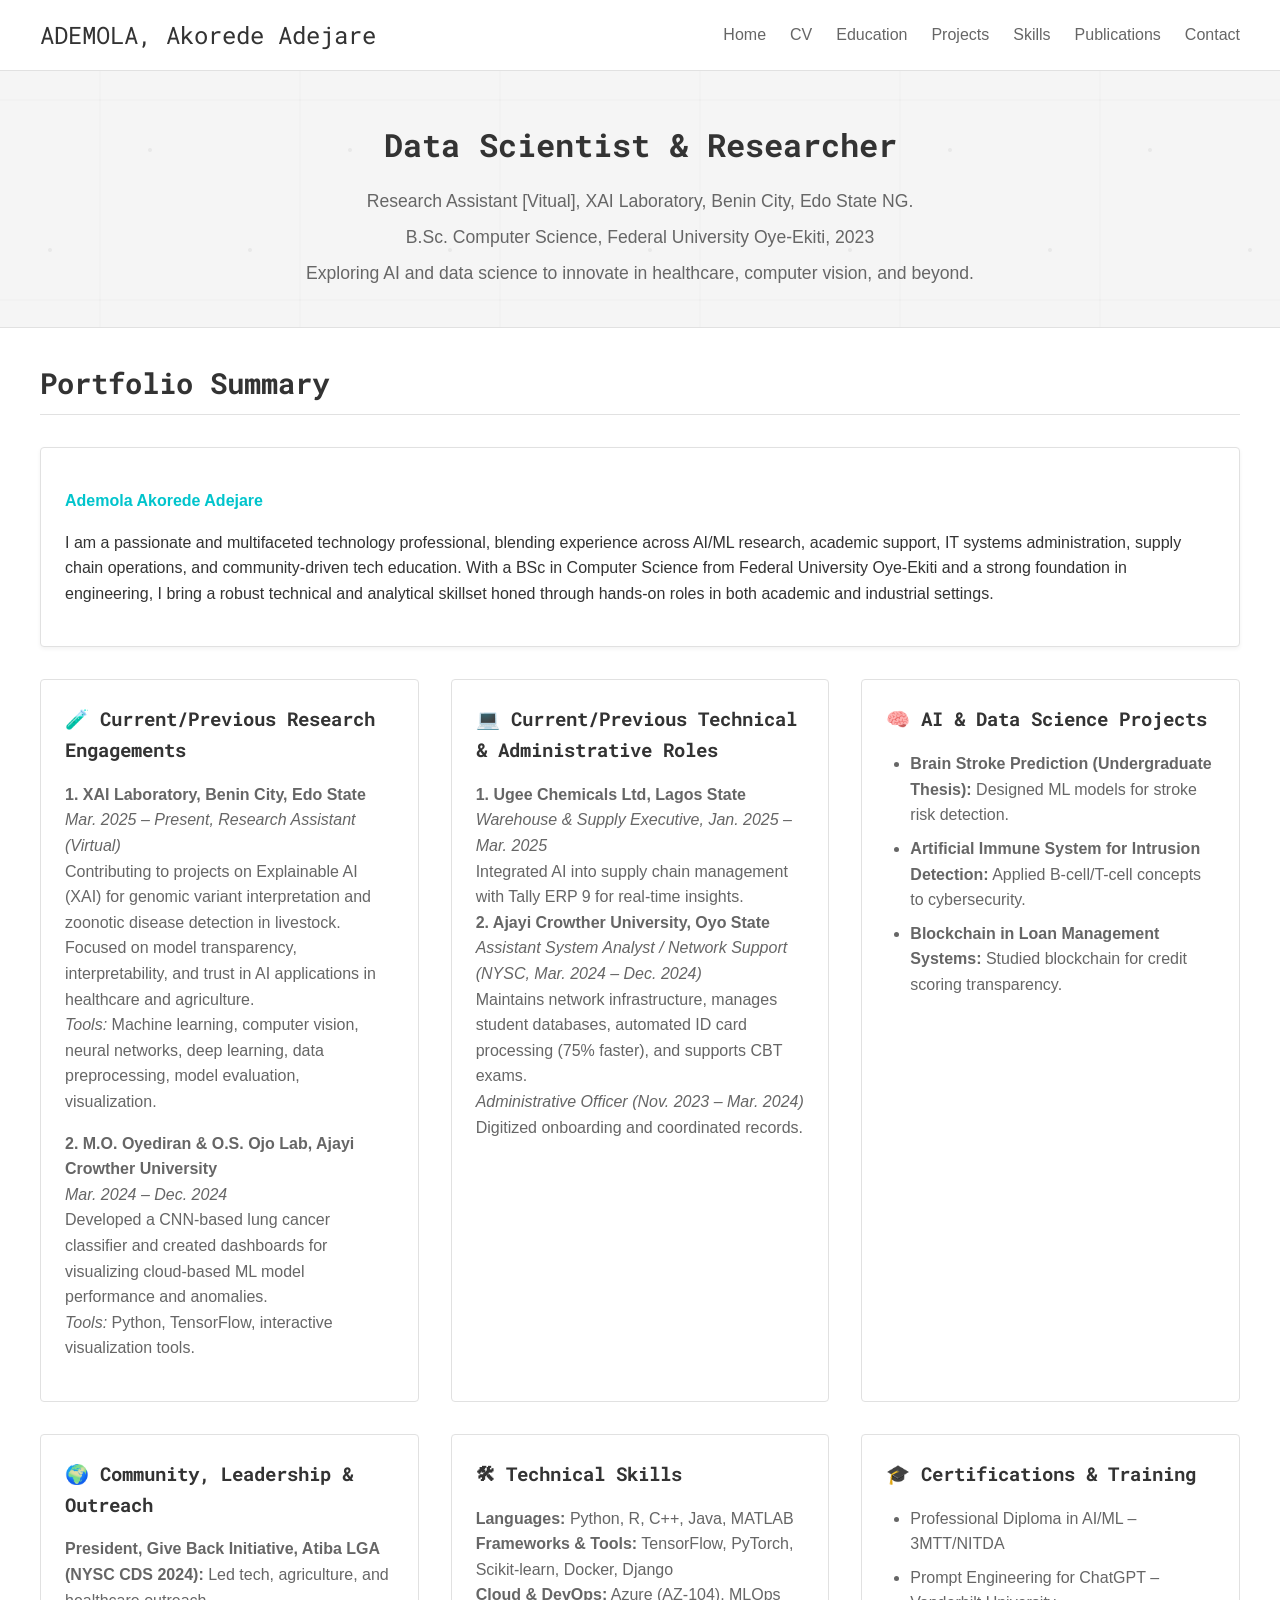
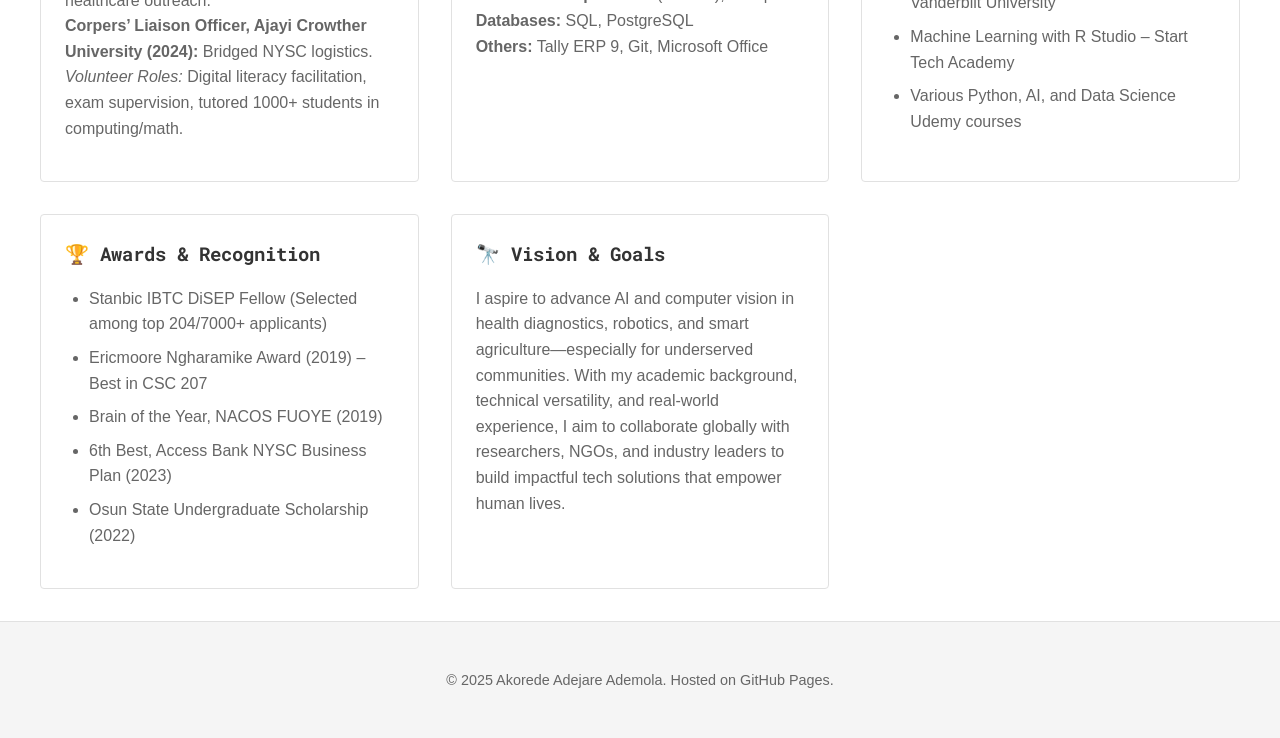
<file: index.html>
<!DOCTYPE html>
<html lang="en">
<head>
    <meta charset="UTF-8">
    <meta name="viewport" content="width=device-width, initial-scale=1.0">
    <title> Ever-A Portfolio </title>
    <link rel="stylesheet" href="styles.css">
    <link href="https://fonts.googleapis.com/css2?family=Roboto+Mono&display=swap" rel="stylesheet">
</head>
<body>
    <header>
        <nav>
            <div class="nav-container">
                <a href="index.html" class="site-title">ADEMOLA, Akorede Adejare</a>
                <ul>
                    <li><a href="index.html">Home</a></li>
                    <li><a href="cv.html">CV</a></li>
                    <li><a href="education.html">Education</a></li>
                    <li><a href="projects.html">Projects</a></li>
                    <li><a href="skills.html">Skills</a></li>
                    <li><a href="publications.html">Publications</a></li>
                    <li><a href="contact.html">Contact</a></li>
                </ul>
            </div>
        </nav>
        <div class="hero">
            <h1>Data Scientist & Researcher</h1>
            <p class="affiliation">Research Assistant [Vitual], XAI Laboratory, Benin City, Edo State NG.</p>
            <p class="credentials">B.Sc. Computer Science, Federal University Oye-Ekiti, 2023</p>
            <p class="intro">Exploring AI and data science to innovate in healthcare, computer vision, and beyond.</p>
        </div>
    </header>

    <main>
        <section class="portfolio-summary">
            <h2>Portfolio Summary</h2>
            <div class="summary-card">
                <p><strong>Ademola Akorede Adejare</strong></p>
                <p>I am a passionate and multifaceted technology professional, blending experience across AI/ML research, academic support, IT systems administration, supply chain operations, and community-driven tech education. With a BSc in Computer Science from Federal University Oye-Ekiti and a strong foundation in engineering, I bring a robust technical and analytical skillset honed through hands-on roles in both academic and industrial settings.</p>
            </div>

            <div class="summary-grid">
                <div class="summary-item">
                    <h3>🧪 Current/Previous Research Engagements</h3>
                    <p><strong>1. XAI Laboratory, Benin City, Edo State</strong><br><em>Mar. 2025 – Present, Research Assistant (Virtual)</em><br>Contributing to projects on Explainable AI (XAI) for genomic variant interpretation and zoonotic disease detection in livestock. Focused on model transparency, interpretability, and trust in AI applications in healthcare and agriculture.<br><em>Tools:</em> Machine learning, computer vision, neural networks, deep learning, data preprocessing, model evaluation, visualization.</p>
                    <p><strong>2. M.O. Oyediran & O.S. Ojo Lab, Ajayi Crowther University</strong><br><em>Mar. 2024 – Dec. 2024</em><br>Developed a CNN-based lung cancer classifier and created dashboards for visualizing cloud-based ML model performance and anomalies.<br><em>Tools:</em> Python, TensorFlow, interactive visualization tools.</p>
                </div>

                <div class="summary-item">
                    <h3>💻 Current/Previous Technical & Administrative Roles</h3>
                    <p><strong>1. Ugee Chemicals Ltd, Lagos State</strong><br><em>Warehouse & Supply Executive, Jan. 2025 – Mar. 2025</em><br>Integrated AI into supply chain management with Tally ERP 9 for real-time insights.<br><strong>2. Ajayi Crowther University, Oyo State</strong><br><em>Assistant System Analyst / Network Support (NYSC, Mar. 2024 – Dec. 2024)</em><br>Maintains network infrastructure, manages student databases, automated ID card processing (75% faster), and supports CBT exams.<br><em>Administrative Officer (Nov. 2023 – Mar. 2024)</em><br>Digitized onboarding and coordinated records.</p>
                </div>

                <div class="summary-item">
                    <h3>🧠 AI & Data Science Projects</h3>
                    <ul>
                        <li><strong>Brain Stroke Prediction (Undergraduate Thesis):</strong> Designed ML models for stroke risk detection.</li>
                        <li><strong>Artificial Immune System for Intrusion Detection:</strong> Applied B-cell/T-cell concepts to cybersecurity.</li>
                        <li><strong>Blockchain in Loan Management Systems:</strong> Studied blockchain for credit scoring transparency.</li>
                    </ul>
                </div>

                <div class="summary-item">
                    <h3>🌍 Community, Leadership & Outreach</h3>
                    <p><strong>President, Give Back Initiative, Atiba LGA (NYSC CDS 2024):</strong> Led tech, agriculture, and healthcare outreach.<br><strong>Corpers’ Liaison Officer, Ajayi Crowther University (2024):</strong> Bridged NYSC logistics.<br><em>Volunteer Roles:</em> Digital literacy facilitation, exam supervision, tutored 1000+ students in computing/math.</p>
                </div>

                <div class="summary-item">
                    <h3>🛠 Technical Skills</h3>
                    <p><strong>Languages:</strong> Python, R, C++, Java, MATLAB<br><strong>Frameworks & Tools:</strong> TensorFlow, PyTorch, Scikit-learn, Docker, Django<br><strong>Cloud & DevOps:</strong> Azure (AZ-104), MLOps<br><strong>Databases:</strong> SQL, PostgreSQL<br><strong>Others:</strong> Tally ERP 9, Git, Microsoft Office</p>
                </div>

                <div class="summary-item">
                    <h3>🎓 Certifications & Training</h3>
                    <ul>
                        <li>Professional Diploma in AI/ML – 3MTT/NITDA</li>
                        <li>Prompt Engineering for ChatGPT – Vanderbilt University</li>
                        <li>Machine Learning with R Studio – Start Tech Academy</li>
                        <li>Various Python, AI, and Data Science Udemy courses</li>
                    </ul>
                </div>

                <div class="summary-item">
                    <h3>🏆 Awards & Recognition</h3>
                    <ul>
                        <li>Stanbic IBTC DiSEP Fellow (Selected among top 204/7000+ applicants)</li>
                        <li>Ericmoore Ngharamike Award (2019) – Best in CSC 207</li>
                        <li>Brain of the Year, NACOS FUOYE (2019)</li>
                        <li>6th Best, Access Bank NYSC Business Plan (2023)</li>
                        <li>Osun State Undergraduate Scholarship (2022)</li>
                    </ul>
                </div>

                <div class="summary-item">
                    <h3>🔭 Vision & Goals</h3>
                    <p>I aspire to advance AI and computer vision in health diagnostics, robotics, and smart agriculture—especially for underserved communities. With my academic background, technical versatility, and real-world experience, I aim to collaborate globally with researchers, NGOs, and industry leaders to build impactful tech solutions that empower human lives.</p>
                </div>
            </div>
        </section>
    </main>

    <footer>
        <p>© 2025 Akorede Adejare Ademola. Hosted on GitHub Pages.</p>
    </footer>

    <script src="script.js"></script>
</body>
</html>
</file>
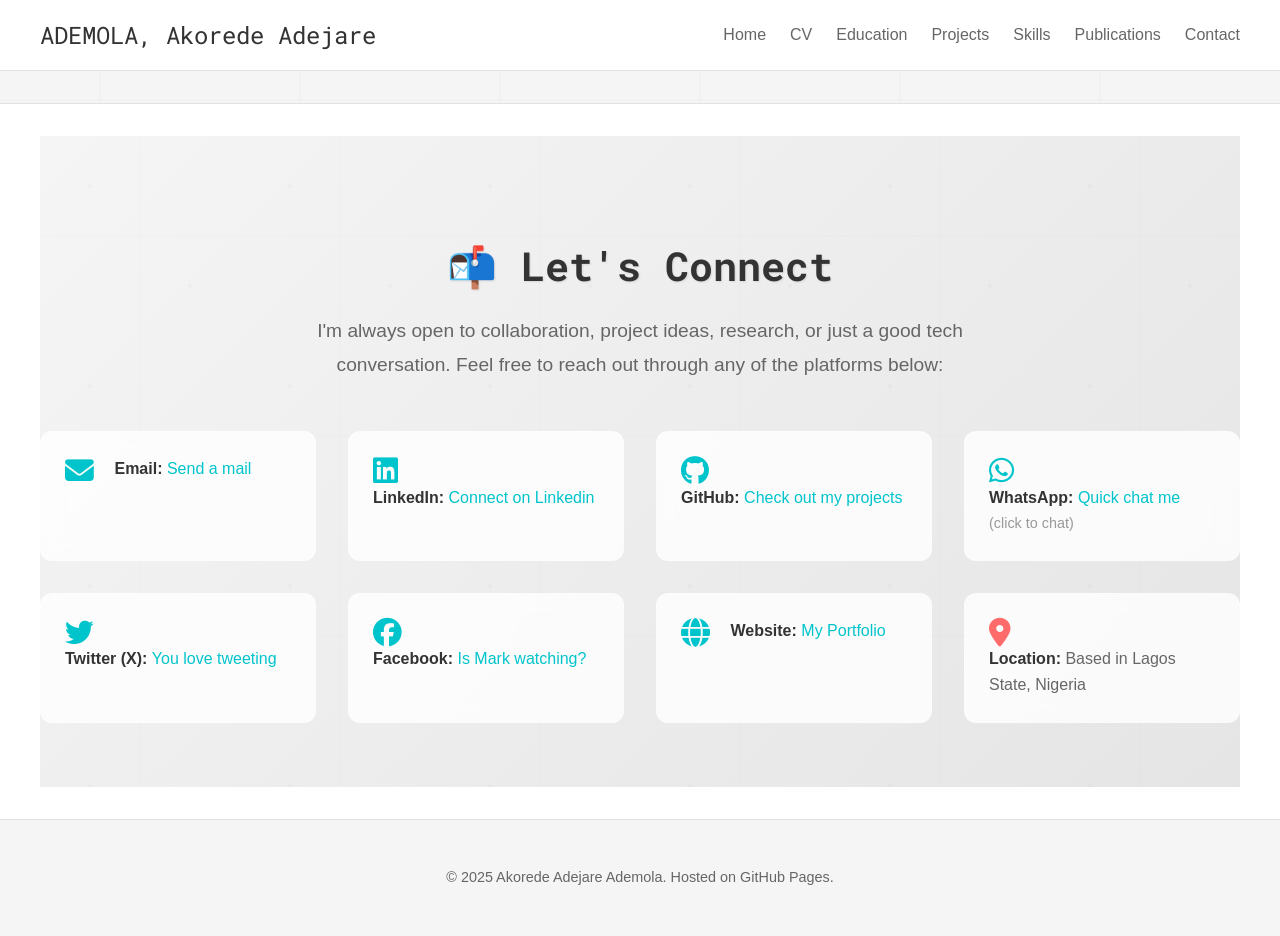
<file: contact.html>
<!DOCTYPE html>
<html lang="en">
<head>
    <meta charset="UTF-8">
    <meta name="viewport" content="width=device-width, initial-scale=1.0">
    <title>Contact | Akorede Adejare Ademola</title>
    <link rel="stylesheet" href="styles.css">
    <link href="https://fonts.googleapis.com/css2?family=Roboto+Mono&display=swap" rel="stylesheet">
    <!-- Font Awesome for social icons -->
    <link rel="stylesheet" href="https://cdnjs.cloudflare.com/ajax/libs/font-awesome/6.4.0/css/all.min.css">
</head>
<body>
    <header>
        <nav>
            <div class="nav-container">
                <a href="index.html" class="site-title">ADEMOLA, Akorede Adejare</a>
                <ul>
                    <li><a href="index.html">Home</a></li>
                    <li><a href="Ademola_Akorede_CV.PDF">CV</a></li> <!-- Updated to point directly to PDF -->
                    <li><a href="education.html">Education</a></li>
                    <li><a href="projects.html">Projects</a></li>
                    <li><a href="skills.html">Skills</a></li>
                    <li><a href="publications.html">Publications</a></li>
                    <li><a href="contact.html">Contact</a></li>
                </ul>
            </div>
        </nav>
    </header>

    <main>
        <section class="contact">
            <h2>📬 Let's Connect</h2>
            <p class="contact-intro">I'm always open to collaboration, project ideas, research, or just a good tech conversation. Feel free to reach out through any of the platforms below:</p>
            <div class="contact-grid">
                <div class="contact-item">
                    <i class="fas fa-envelope"></i>
                    <p><strong>Email:</strong> <a href="mailto:akorede.ademola@yahoo.com">Send a mail</a></p>
                </div>
                <div class="contact-item">
                    <i class="fab fa-linkedin"></i>
                    <p><strong>LinkedIn:</strong> <a href="https://www.linkedin.com/in/akorede-adejare-ademola-082105273/" target="_blank">Connect on Linkedin</a></p>
                </div>
                <div class="contact-item">
                    <i class="fab fa-github"></i>
                    <p><strong>GitHub:</strong> <a href="https://github.com/akobabs" target="_blank">Check out my projects</a></p>
                </div>
                <div class="contact-item">
                    <i class="fab fa-whatsapp"></i>
                    <p><strong>WhatsApp:</strong> <a href="https://wa.me/2347080225590" target="_blank">Quick chat me</a> <span>(click to chat)</span></p>
                </div>
                <div class="contact-item">
                    <i class="fab fa-twitter"></i>
                    <p><strong>Twitter (X):</strong> <a href="https://x.com/AkobabsAa" target="_blank">You love tweeting</a></p>
                </div>
                <div class="contact-item">
                    <i class="fab fa-facebook"></i>
                    <p><strong>Facebook:</strong> <a href="https://facebook.com/akorede.ademola.98499/" target="_blank">Is Mark watching?</a></p>
                </div>
                <div class="contact-item">
                    <i class="fas fa-globe"></i>
                    <p><strong>Website:</strong> <a href="https://akoredeademola.github.io" target="_blank">My Portfolio</a></p>
                </div>
                <div class="contact-item location">
                    <i class="fas fa-map-marker-alt"></i>
                    <p><strong>Location:</strong> Based in Lagos State, Nigeria</p>
                </div>
            </div>
        </section>
    </main>

    <footer>
        <p>© 2025 Akorede Adejare Ademola. Hosted on GitHub Pages.</p>
    </footer>

    <script src="script.js"></script>
</body>
</html>
</file>
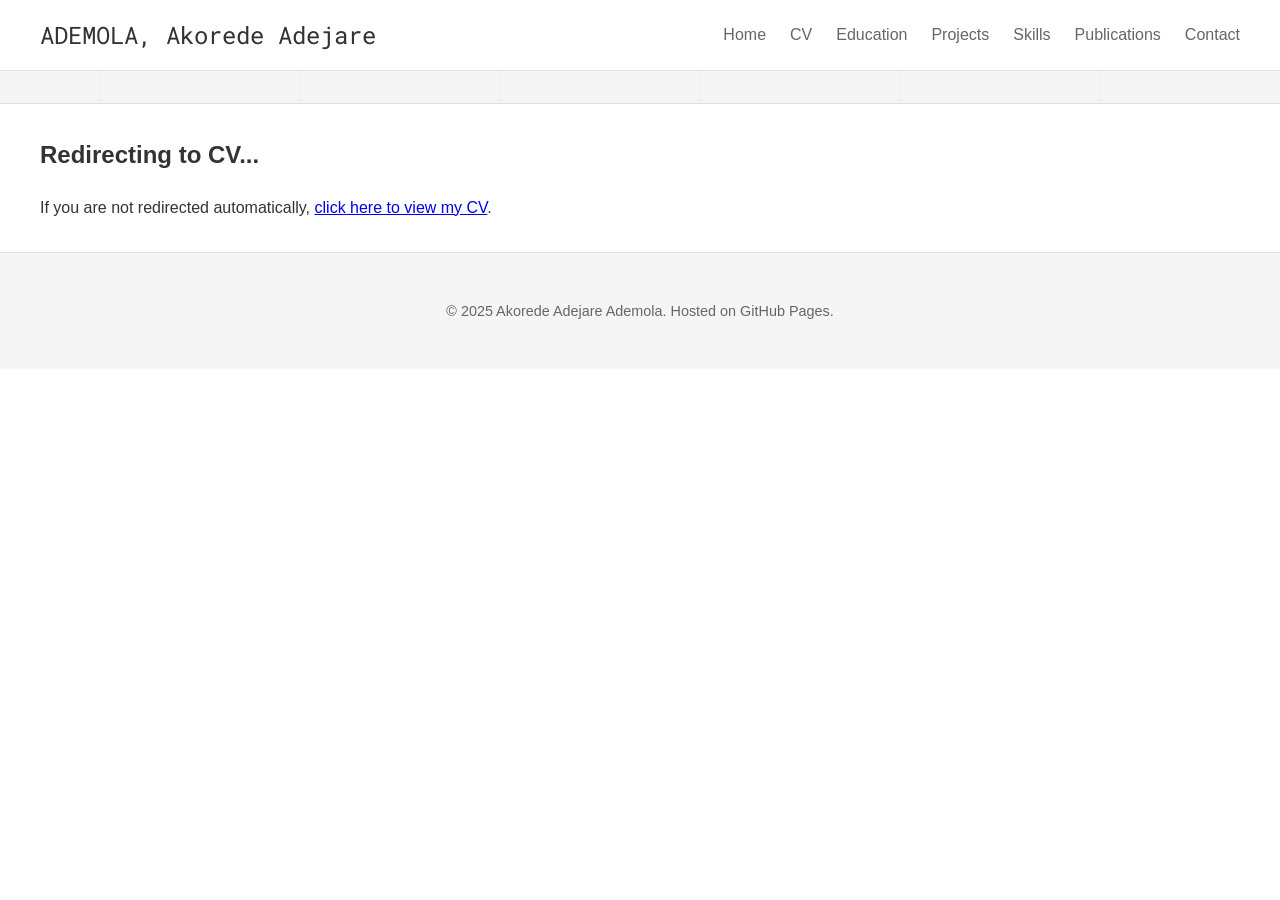
<file: cv.html>
<!DOCTYPE html>
<html lang="en">
<head>
    <meta charset="UTF-8">
    <meta name="viewport" content="width=device-width, initial-scale=1.0">
    <meta http-equiv="refresh" content="0;url=Ademola_Akorede_CV.pdf">
    <title>CV | Akorede Adejare Ademola</title>
    <link rel="stylesheet" href="styles.css">
    <link href="https://fonts.googleapis.com/css2?family=Roboto+Mono&display=swap" rel="stylesheet">
</head>
<body>
    <header>
        <nav>
            <div class="nav-container">
                <a href="index.html" class="site-title">ADEMOLA, Akorede Adejare</a>
                <ul>
                    <li><a href="index.html">Home</a></li>
                    <li><a href="cv.html">CV</a></li>
                    <li><a href="education.html">Education</a></li>
                    <li><a href="projects.html">Projects</a></li>
                    <li><a href="skills.html">Skills</a></li>
                    <li><a href="publications.html">Publications</a></li>
                    <li><a href="contact.html">Contact</a></li>
                </ul>
            </div>
        </nav>
    </header>

    <main>
        <section class="cv-redirect">
            <h2>Redirecting to CV...</h2>
            <p>If you are not redirected automatically, <a href="Ademola_Akorede_CV.pdf">click here to view my CV</a>.</p>
        </section>
    </main>

    <footer>
        <p>© 2025 Akorede Adejare Ademola. Hosted on GitHub Pages.</p>
    </footer>

    <script src="script.js"></script>
</body>
</html>
</file>
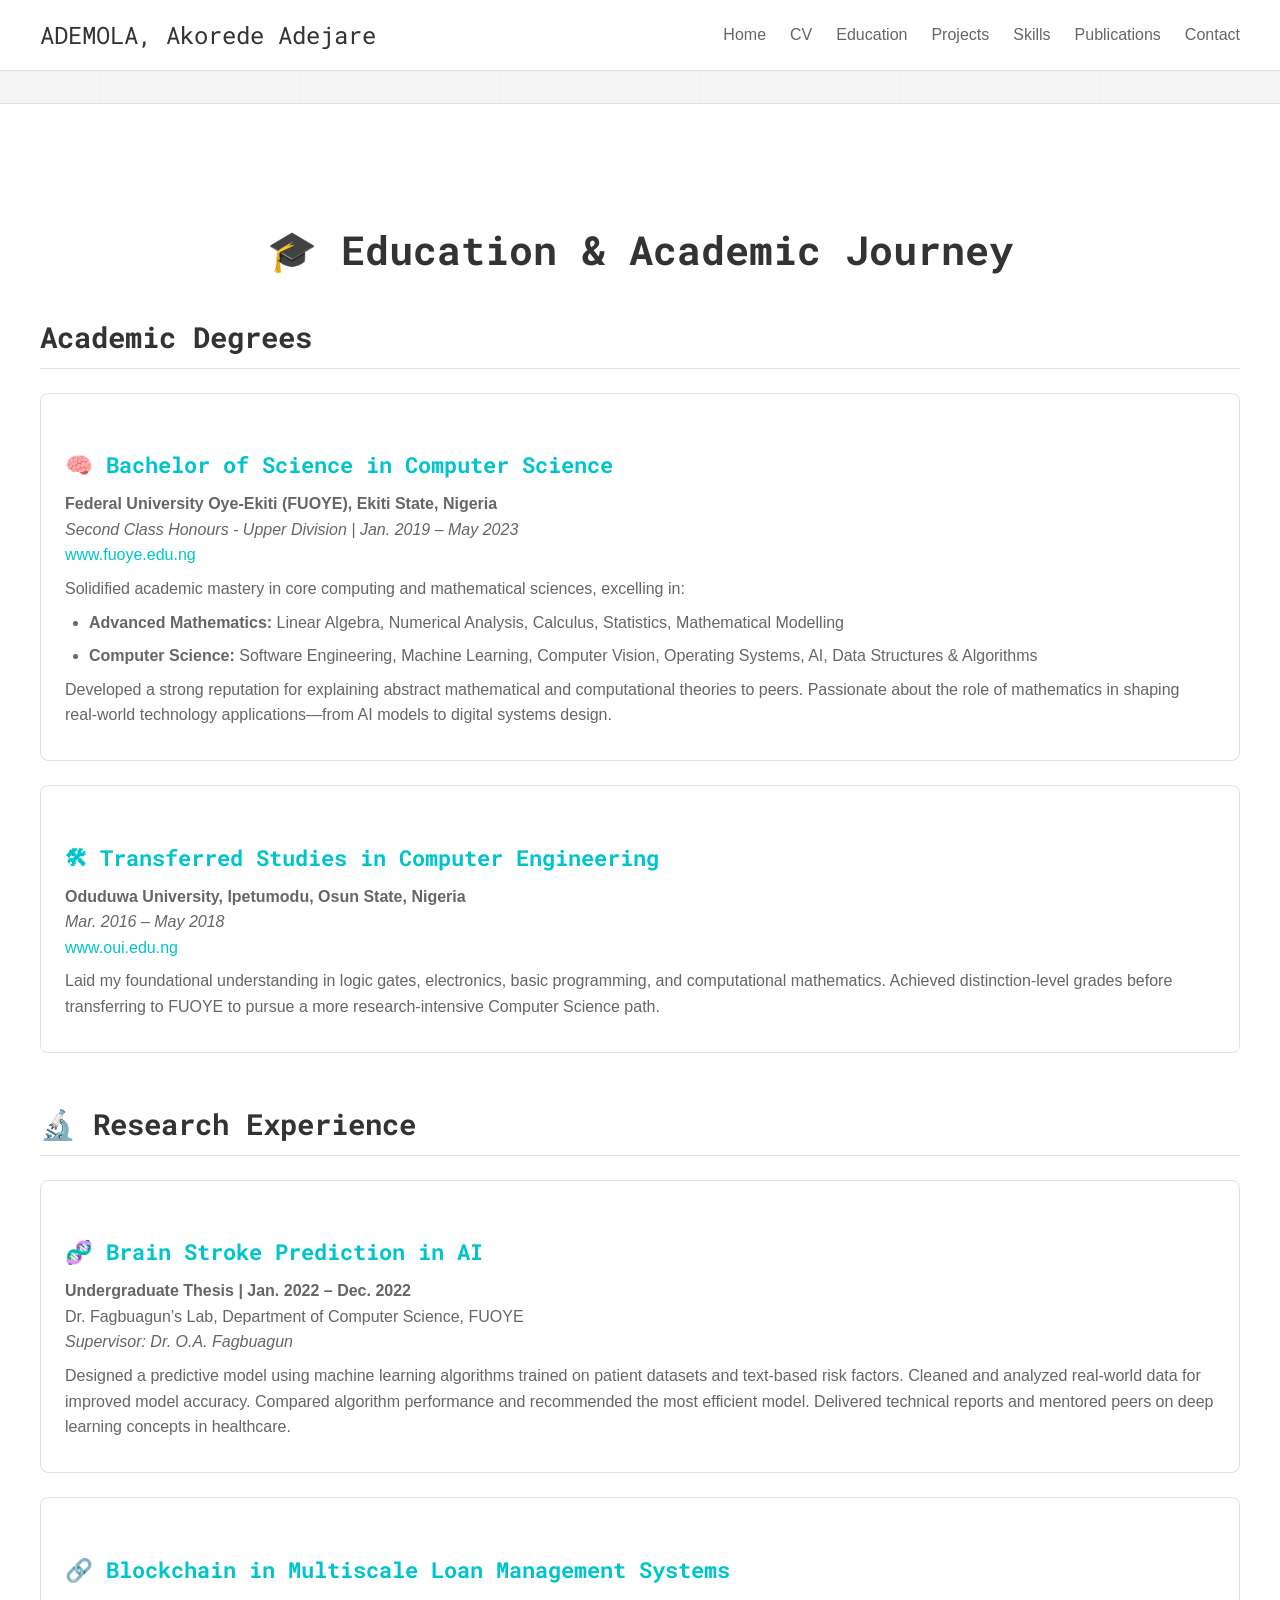
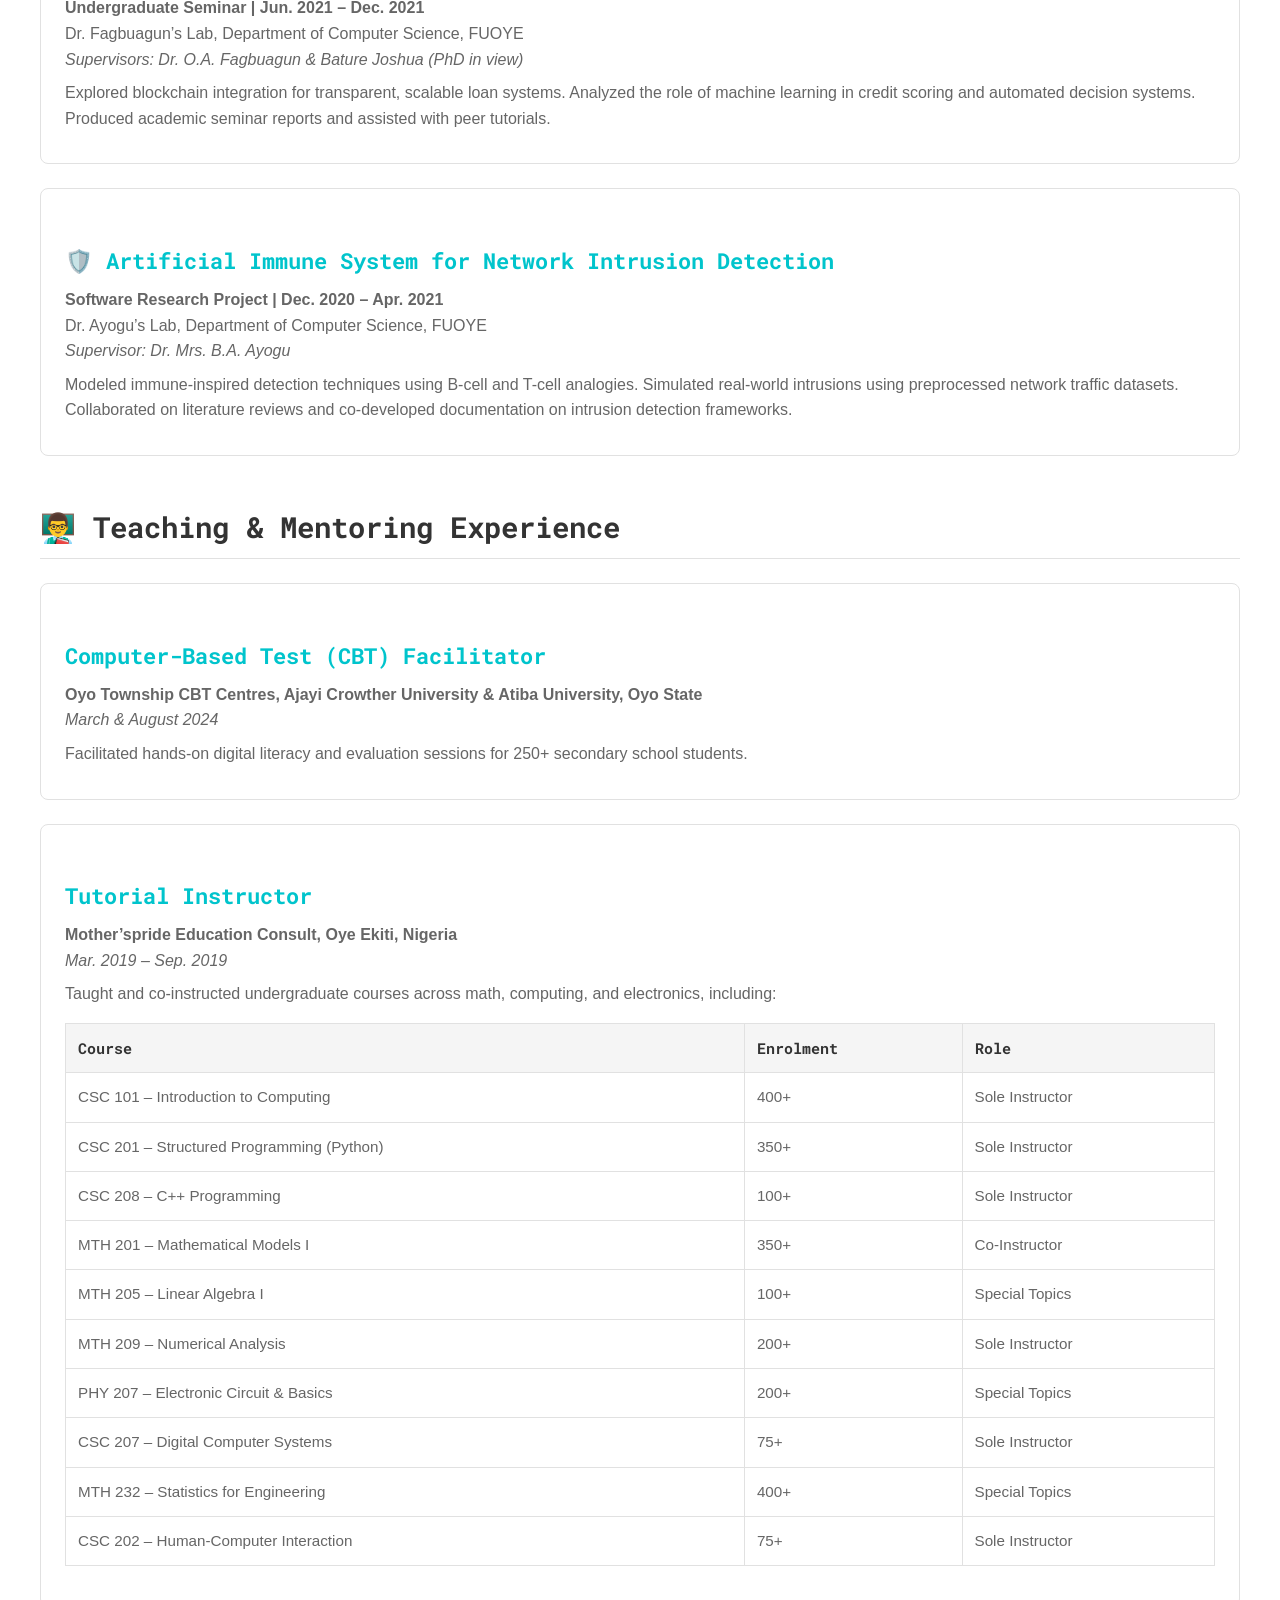
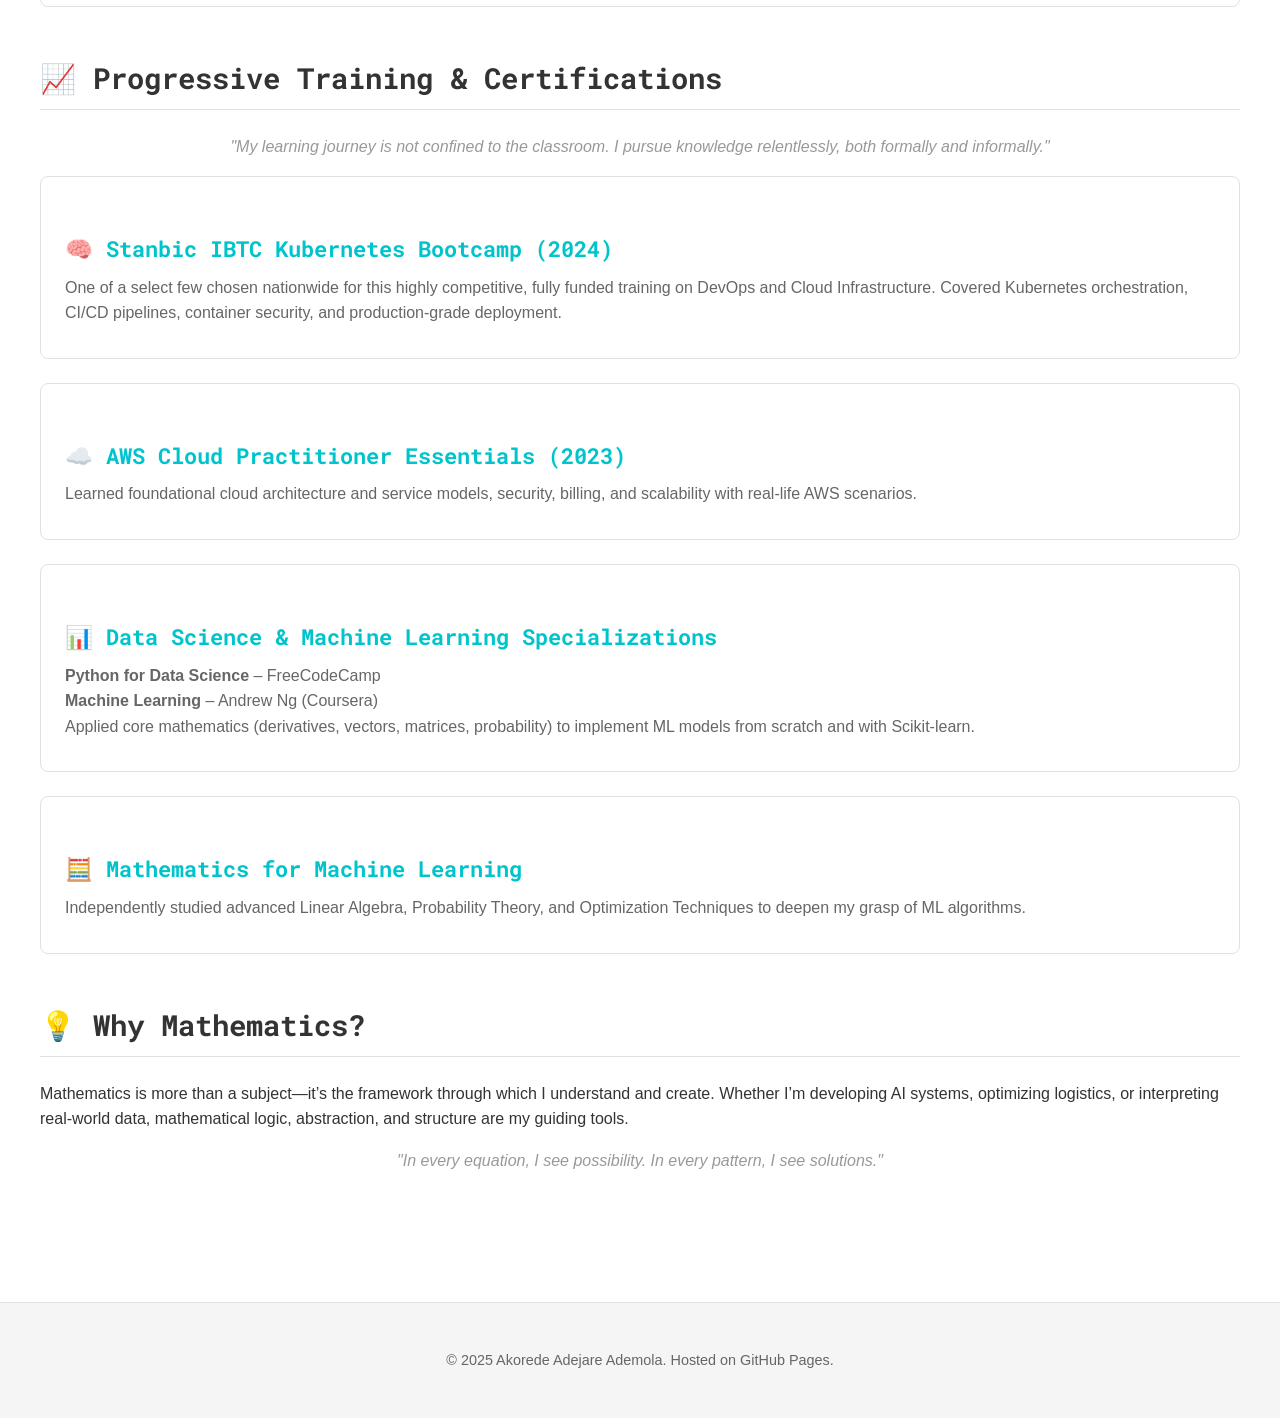
<file: education.html>
<!DOCTYPE html>
<html lang="en">
<head>
    <meta charset="UTF-8">
    <meta name="viewport" content="width=device-width, initial-scale=1.0">
    <title>Education | Akorede Adejare Ademola</title>
    <link rel="stylesheet" href="styles.css">
    <link href="https://fonts.googleapis.com/css2?family=Roboto+Mono&display=swap" rel="stylesheet">
</head>
<body>
    <header>
        <nav>
            <div class="nav-container">
                <a href="index.html" class="site-title">ADEMOLA, Akorede Adejare</a>
                <ul>
                    <li><a href="index.html">Home</a></li>
                    <li><a href="Ademola_Akorede_CV.PDF">CV</a></li>
                    <li><a href="education.html">Education</a></li>
                    <li><a href="projects.html">Projects</a></li>
                    <li><a href="skills.html">Skills</a></li>
                    <li><a href="publications.html">Publications</a></li>
                    <li><a href="contact.html">Contact</a></li>
                </ul>
            </div>
        </nav>
    </header>

    <main>
        <section class="education">
            <h2>🎓 Education & Academic Journey</h2>

            <!-- Academic Degrees -->
            <div class="education-section">
                <h3>Academic Degrees</h3>
                <div class="education-item">
                    <h4>🧠 Bachelor of Science in Computer Science</h4>
                    <p><strong>Federal University Oye-Ekiti (FUOYE), Ekiti State, Nigeria</strong><br>
                    <em>Second Class Honours - Upper Division | Jan. 2019 – May 2023</em><br>
                    <a href="https://www.fuoye.edu.ng" target="_blank">www.fuoye.edu.ng</a></p>
                    <p>Solidified academic mastery in core computing and mathematical sciences, excelling in:</p>
                    <ul>
                        <li><strong>Advanced Mathematics:</strong> Linear Algebra, Numerical Analysis, Calculus, Statistics, Mathematical Modelling</li>
                        <li><strong>Computer Science:</strong> Software Engineering, Machine Learning, Computer Vision, Operating Systems, AI, Data Structures & Algorithms</li>
                    </ul>
                    <p>Developed a strong reputation for explaining abstract mathematical and computational theories to peers. Passionate about the role of mathematics in shaping real-world technology applications—from AI models to digital systems design.</p>
                </div>
                <div class="education-item">
                    <h4>🛠 Transferred Studies in Computer Engineering</h4>
                    <p><strong>Oduduwa University, Ipetumodu, Osun State, Nigeria</strong><br>
                    <em>Mar. 2016 – May 2018</em><br>
                    <a href="https://www.oui.edu.ng" target="_blank">www.oui.edu.ng</a></p>
                    <p>Laid my foundational understanding in logic gates, electronics, basic programming, and computational mathematics. Achieved distinction-level grades before transferring to FUOYE to pursue a more research-intensive Computer Science path.</p>
                </div>
            </div>

            <!-- Research Experience -->
            <div class="education-section">
                <h3>🔬 Research Experience</h3>
                <div class="education-item">
                    <h4>🧬 Brain Stroke Prediction in AI</h4>
                    <p><strong>Undergraduate Thesis | Jan. 2022 – Dec. 2022</strong><br>
                    Dr. Fagbuagun’s Lab, Department of Computer Science, FUOYE<br>
                    <em>Supervisor: Dr. O.A. Fagbuagun</em></p>
                    <p>Designed a predictive model using machine learning algorithms trained on patient datasets and text-based risk factors. Cleaned and analyzed real-world data for improved model accuracy. Compared algorithm performance and recommended the most efficient model. Delivered technical reports and mentored peers on deep learning concepts in healthcare.</p>
                </div>
                <div class="education-item">
                    <h4>🔗 Blockchain in Multiscale Loan Management Systems</h4>
                    <p><strong>Undergraduate Seminar | Jun. 2021 – Dec. 2021</strong><br>
                    Dr. Fagbuagun’s Lab, Department of Computer Science, FUOYE<br>
                    <em>Supervisors: Dr. O.A. Fagbuagun & Bature Joshua (PhD in view)</em></p>
                    <p>Explored blockchain integration for transparent, scalable loan systems. Analyzed the role of machine learning in credit scoring and automated decision systems. Produced academic seminar reports and assisted with peer tutorials.</p>
                </div>
                <div class="education-item">
                    <h4>🛡️ Artificial Immune System for Network Intrusion Detection</h4>
                    <p><strong>Software Research Project | Dec. 2020 – Apr. 2021</strong><br>
                    Dr. Ayogu’s Lab, Department of Computer Science, FUOYE<br>
                    <em>Supervisor: Dr. Mrs. B.A. Ayogu</em></p>
                    <p>Modeled immune-inspired detection techniques using B-cell and T-cell analogies. Simulated real-world intrusions using preprocessed network traffic datasets. Collaborated on literature reviews and co-developed documentation on intrusion detection frameworks.</p>
                </div>
            </div>

            <!-- Teaching & Mentoring -->
            <div class="education-section">
                <h3>👨‍🏫 Teaching & Mentoring Experience</h3>
                <div class="education-item">
                    <h4>Computer-Based Test (CBT) Facilitator</h4>
                    <p><strong>Oyo Township CBT Centres, Ajayi Crowther University & Atiba University, Oyo State</strong><br>
                    <em>March & August 2024</em></p>
                    <p>Facilitated hands-on digital literacy and evaluation sessions for 250+ secondary school students.</p>
                </div>
                <div class="education-item">
                    <h4>Tutorial Instructor</h4>
                    <p><strong>Mother’spride Education Consult, Oye Ekiti, Nigeria</strong><br>
                    <em>Mar. 2019 – Sep. 2019</em></p>
                    <p>Taught and co-instructed undergraduate courses across math, computing, and electronics, including:</p>
                    <table>
                        <thead>
                            <tr>
                                <th>Course</th>
                                <th>Enrolment</th>
                                <th>Role</th>
                            </tr>
                        </thead>
                        <tbody>
                            <tr><td>CSC 101 – Introduction to Computing</td><td>400+</td><td>Sole Instructor</td></tr>
                            <tr><td>CSC 201 – Structured Programming (Python)</td><td>350+</td><td>Sole Instructor</td></tr>
                            <tr><td>CSC 208 – C++ Programming</td><td>100+</td><td>Sole Instructor</td></tr>
                            <tr><td>MTH 201 – Mathematical Models I</td><td>350+</td><td>Co-Instructor</td></tr>
                            <tr><td>MTH 205 – Linear Algebra I</td><td>100+</td><td>Special Topics</td></tr>
                            <tr><td>MTH 209 – Numerical Analysis</td><td>200+</td><td>Sole Instructor</td></tr>
                            <tr><td>PHY 207 – Electronic Circuit & Basics</td><td>200+</td><td>Special Topics</td></tr>
                            <tr><td>CSC 207 – Digital Computer Systems</td><td>75+</td><td>Sole Instructor</td></tr>
                            <tr><td>MTH 232 – Statistics for Engineering</td><td>400+</td><td>Special Topics</td></tr>
                            <tr><td>CSC 202 – Human-Computer Interaction</td><td>75+</td><td>Sole Instructor</td></tr>
                        </tbody>
                    </table>
                </div>
            </div>

            <!-- Training & Certifications -->
            <div class="education-section">
                <h3>📈 Progressive Training & Certifications</h3>
                <p class="quote">"My learning journey is not confined to the classroom. I pursue knowledge relentlessly, both formally and informally."</p>
                <div class="education-item">
                    <h4>🧠 Stanbic IBTC Kubernetes Bootcamp (2024)</h4>
                    <p>One of a select few chosen nationwide for this highly competitive, fully funded training on DevOps and Cloud Infrastructure. Covered Kubernetes orchestration, CI/CD pipelines, container security, and production-grade deployment.</p>
                </div>
                <div class="education-item">
                    <h4>☁️ AWS Cloud Practitioner Essentials (2023)</h4>
                    <p>Learned foundational cloud architecture and service models, security, billing, and scalability with real-life AWS scenarios.</p>
                </div>
                <div class="education-item">
                    <h4>📊 Data Science & Machine Learning Specializations</h4>
                    <p><strong>Python for Data Science</strong> – FreeCodeCamp<br>
                    <strong>Machine Learning</strong> – Andrew Ng (Coursera)<br>
                    Applied core mathematics (derivatives, vectors, matrices, probability) to implement ML models from scratch and with Scikit-learn.</p>
                </div>
                <div class="education-item">
                    <h4>🧮 Mathematics for Machine Learning</h4>
                    <p>Independently studied advanced Linear Algebra, Probability Theory, and Optimization Techniques to deepen my grasp of ML algorithms.</p>
                </div>
            </div>

            <!-- Philosophy on Mathematics -->
            <div class="education-section">
                <h3>💡 Why Mathematics?</h3>
                <p>Mathematics is more than a subject—it’s the framework through which I understand and create. Whether I’m developing AI systems, optimizing logistics, or interpreting real-world data, mathematical logic, abstraction, and structure are my guiding tools.</p>
                <p class="quote">"In every equation, I see possibility. In every pattern, I see solutions."</p>
            </div>
        </section>
    </main>

    <footer>
        <p>© 2025 Akorede Adejare Ademola. Hosted on GitHub Pages.</p>
    </footer>

    <script src="script.js"></script>
</body>
</html>
</file>
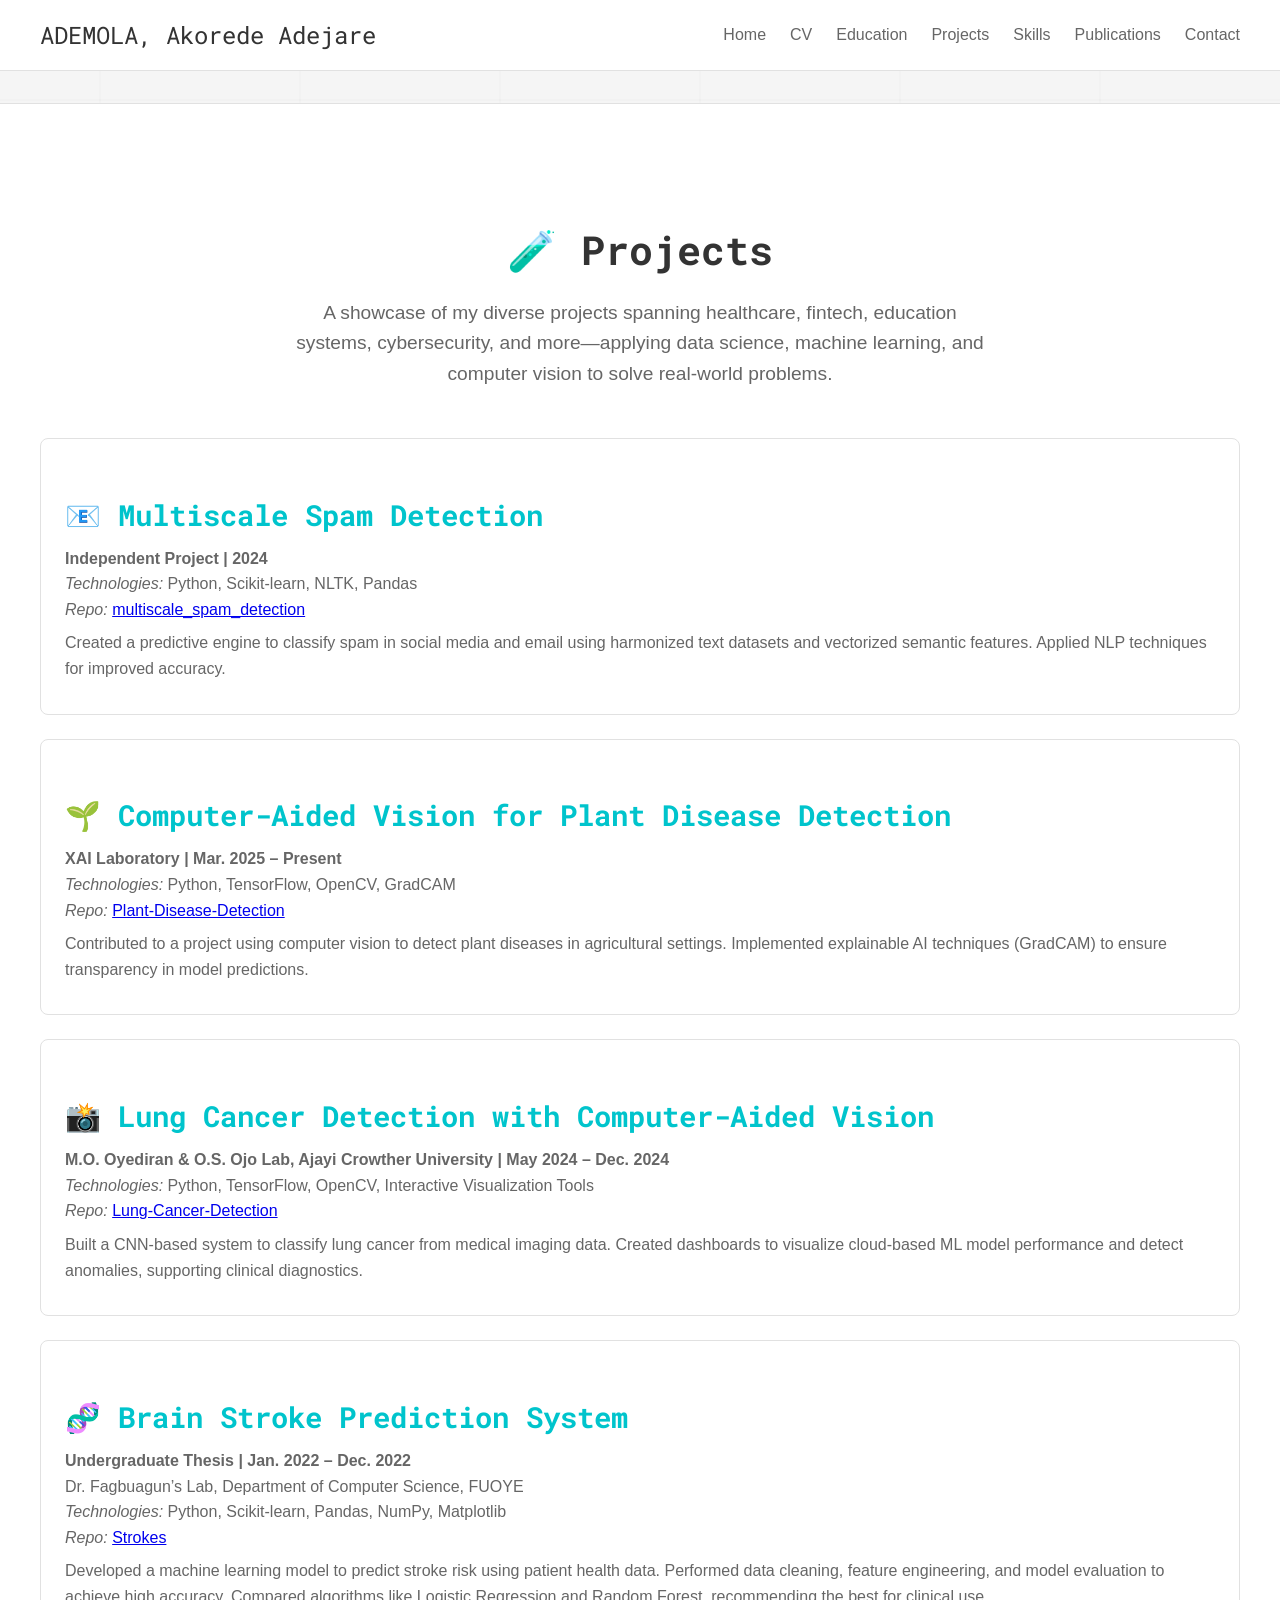
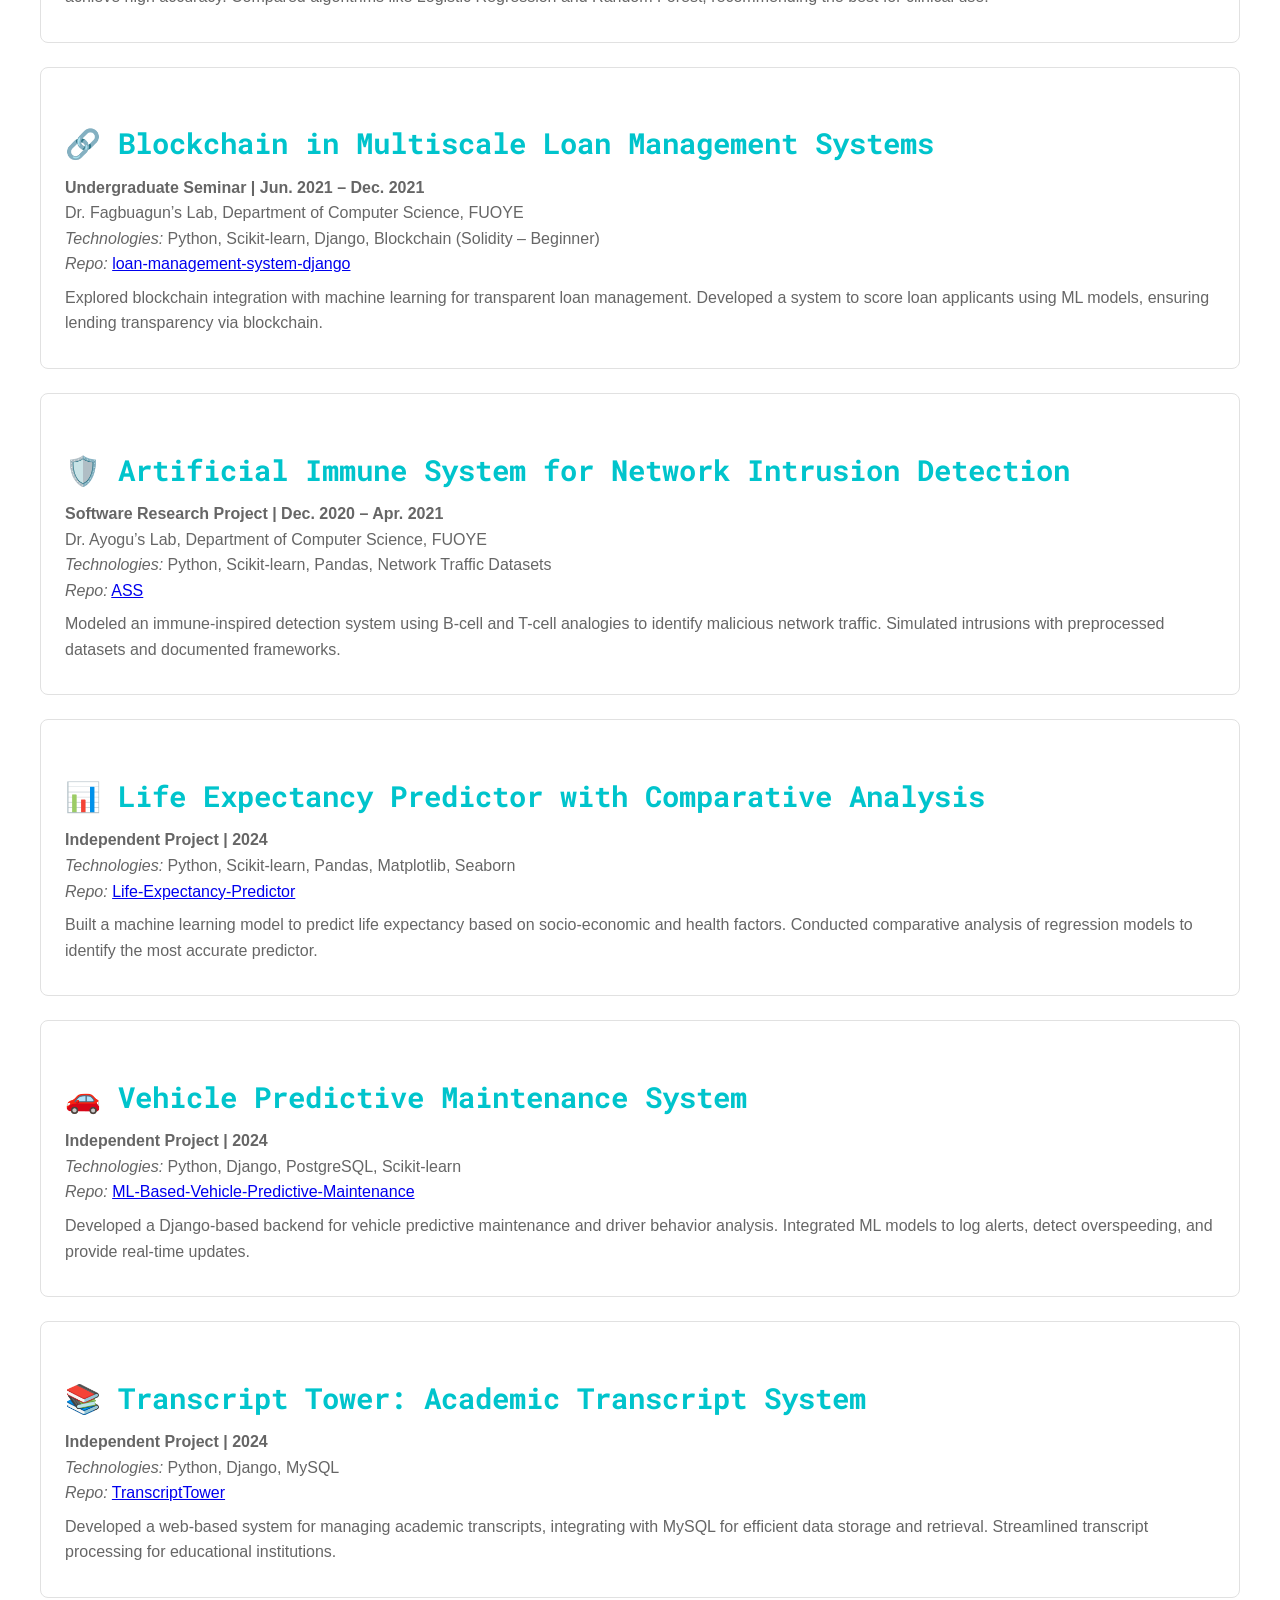
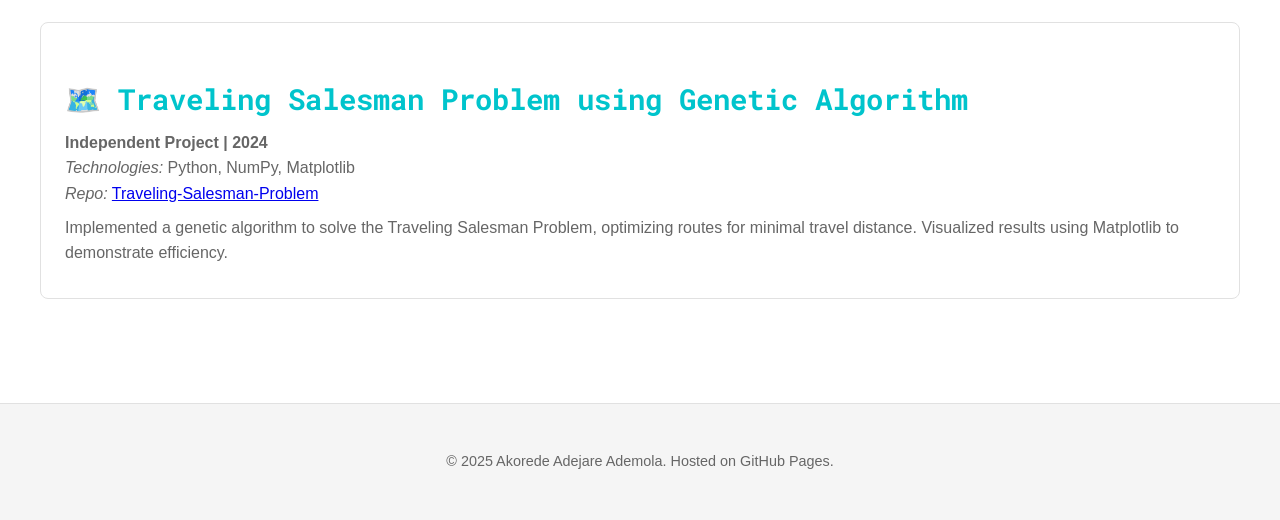
<file: projects.html>
<!DOCTYPE html>
<html lang="en">
<head>
    <meta charset="UTF-8">
    <meta name="viewport" content="width=device-width, initial-scale=1.0">
    <title>Projects | Akorede Adejare Ademola</title>
    <link rel="stylesheet" href="styles.css">
    <link href="https://fonts.googleapis.com/css2?family=Roboto+Mono&display=swap" rel="stylesheet">
</head>
<body>
    <header>
        <nav>
            <div class="nav-container">
                <a href="index.html" class="site-title">ADEMOLA, Akorede Adejare</a>
                <ul>
                    <li><a href="index.html">Home</a></li>
                    <li><a href="Ademola_Akorede_CV.PDF">CV</a></li>
                    <li><a href="education.html">Education</a></li>
                    <li><a href="projects.html">Projects</a></li>
                    <li><a href="skills.html">Skills</a></li>
                    <li><a href="publications.html">Publications</a></li>
                    <li><a href="contact.html">Contact</a></li>
                </ul>
            </div>
        </nav>
    </header>

    <main>
        <section class="projects">
            <h2>🧪 Projects</h2>
            <p class="projects-intro">A showcase of my diverse projects spanning healthcare, fintech, education systems, cybersecurity, and more—applying data science, machine learning, and computer vision to solve real-world problems.</p>

             <!-- Spam Classification -->
             <div class="project-item">
                <h3>📧 Multiscale Spam Detection</h3>
                <p><strong>Independent Project | 2024</strong><br>
                <em>Technologies:</em> Python, Scikit-learn, NLTK, Pandas<br>
                <em>Repo:</em> <a href="https://github.com/Akobabs/main_multiscale_spam_detection" target="_blank">multiscale_spam_detection</a></p>
                <p>Created a predictive engine to classify spam in social media and email using harmonized text datasets and vectorized semantic features. Applied NLP techniques for improved accuracy.</p>
            </div>

            <!-- Plant Disease Detection -->
            <div class="project-item">
                <h3>🌱 Computer-Aided Vision for Plant Disease Detection</h3>
                <p><strong>XAI Laboratory | Mar. 2025 – Present</strong><br>
                <em>Technologies:</em> Python, TensorFlow, OpenCV, GradCAM<br>
                <em>Repo:</em> <a href="https://github.com/Akobabs/COMPUTER-AIDED-VISION-FOR-PLANT-DISEASE-DETECTION" target="_blank">Plant-Disease-Detection</a></p>
                <p>Contributed to a project using computer vision to detect plant diseases in agricultural settings. Implemented explainable AI techniques (GradCAM) to ensure transparency in model predictions.</p>
            </div>

            <!-- Lung Cancer Detection -->
            <div class="project-item">
                <h3>📸 Lung Cancer Detection with Computer-Aided Vision</h3>
                <p><strong>M.O. Oyediran & O.S. Ojo Lab, Ajayi Crowther University | May 2024 – Dec. 2024</strong><br>
                <em>Technologies:</em> Python, TensorFlow, OpenCV, Interactive Visualization Tools<br>
                <em>Repo:</em> <a href="https://github.com/Akobabs/Lung-Cancer-Detection-with-Computer-Aided-Vision-main" target="_blank">Lung-Cancer-Detection</a></p>
                <p>Built a CNN-based system to classify lung cancer from medical imaging data. Created dashboards to visualize cloud-based ML model performance and detect anomalies, supporting clinical diagnostics.</p>
            </div>

            <!-- Brain Stroke Prediction -->
            <div class="project-item">
                <h3>🧬 Brain Stroke Prediction System</h3>
                <p><strong>Undergraduate Thesis | Jan. 2022 – Dec. 2022</strong><br>
                Dr. Fagbuagun’s Lab, Department of Computer Science, FUOYE<br>
                <em>Technologies:</em> Python, Scikit-learn, Pandas, NumPy, Matplotlib<br>
                <em>Repo:</em> <a href="https://github.com/Akobabs/Strokesss" target="_blank">Strokes</a></p>
                <p>Developed a machine learning model to predict stroke risk using patient health data. Performed data cleaning, feature engineering, and model evaluation to achieve high accuracy. Compared algorithms like Logistic Regression and Random Forest, recommending the best for clinical use.</p>
            </div>

            <!-- Blockchain in Loan Management -->
            <div class="project-item">
                <h3>🔗 Blockchain in Multiscale Loan Management Systems</h3>
                <p><strong>Undergraduate Seminar | Jun. 2021 – Dec. 2021</strong><br>
                Dr. Fagbuagun’s Lab, Department of Computer Science, FUOYE<br>
                <em>Technologies:</em> Python, Scikit-learn, Django, Blockchain (Solidity – Beginner)<br>
                <em>Repo:</em> <a href="https://github.com/Akobabs/loan-management-system-django-master" target="_blank">loan-management-system-django</a></p>
                <p>Explored blockchain integration with machine learning for transparent loan management. Developed a system to score loan applicants using ML models, ensuring lending transparency via blockchain.</p>
            </div>

            <!-- Artificial Immune System for Intrusion Detection -->
            <div class="project-item">
                <h3>🛡️ Artificial Immune System for Network Intrusion Detection</h3>
                <p><strong>Software Research Project | Dec. 2020 – Apr. 2021</strong><br>
                Dr. Ayogu’s Lab, Department of Computer Science, FUOYE<br>
                <em>Technologies:</em> Python, Scikit-learn, Pandas, Network Traffic Datasets<br>
                <em>Repo:</em> <a href="https://github.com/Akobabs/ASS" target="_blank">ASS</a></p>
                <p>Modeled an immune-inspired detection system using B-cell and T-cell analogies to identify malicious network traffic. Simulated intrusions with preprocessed datasets and documented frameworks.</p>
            </div>

            <!-- Life Expectancy Prediction -->
            <div class="project-item">
                <h3>📊 Life Expectancy Predictor with Comparative Analysis</h3>
                <p><strong>Independent Project | 2024</strong><br>
                <em>Technologies:</em> Python, Scikit-learn, Pandas, Matplotlib, Seaborn<br>
                <em>Repo:</em> <a href="https://github.com/Akobabs/Life-Expectancy-Predictor-Comparative-Analysis-main" target="_blank">Life-Expectancy-Predictor</a></p>
                <p>Built a machine learning model to predict life expectancy based on socio-economic and health factors. Conducted comparative analysis of regression models to identify the most accurate predictor.</p>
            </div>

            <!-- Vehicle Predictive Maintenance -->
            <div class="project-item">
                <h3>🚗 Vehicle Predictive Maintenance System</h3>
                <p><strong>Independent Project | 2024</strong><br>
                <em>Technologies:</em> Python, Django, PostgreSQL, Scikit-learn<br>
                <em>Repo:</em> <a href="https://github.com/Akobabs/ML-Based-Vehicle-Predictive-Maintenance-System-with-Real-Time-Visualization-main" target="_blank">ML-Based-Vehicle-Predictive-Maintenance</a></p>
                <p>Developed a Django-based backend for vehicle predictive maintenance and driver behavior analysis. Integrated ML models to log alerts, detect overspeeding, and provide real-time updates.</p>
            </div>

            <!-- Transcript Tower -->
            <div class="project-item">
                <h3>📚 Transcript Tower: Academic Transcript System</h3>
                <p><strong>Independent Project | 2024</strong><br>
                <em>Technologies:</em> Python, Django, MySQL<br>
                <em>Repo:</em> <a href="https://github.com/Akobabs/TranscriptTower-main" target="_blank">TranscriptTower</a></p>
                <p>Developed a web-based system for managing academic transcripts, integrating with MySQL for efficient data storage and retrieval. Streamlined transcript processing for educational institutions.</p>
            </div>

            <!-- Traveling Salesman Problem -->
            <div class="project-item">
                <h3>🗺️ Traveling Salesman Problem using Genetic Algorithm</h3>
                <p><strong>Independent Project | 2024</strong><br>
                <em>Technologies:</em> Python, NumPy, Matplotlib<br>
                <em>Repo:</em> <a href="https://github.com/Akobabs/Traveling-Salesman-Problem-using-Genetic-Algorithm-main" target="_blank">Traveling-Salesman-Problem</a></p>
                <p>Implemented a genetic algorithm to solve the Traveling Salesman Problem, optimizing routes for minimal travel distance. Visualized results using Matplotlib to demonstrate efficiency.</p>
            </div>
        </section>
    </main>

    <footer>
        <p>© 2025 Akorede Adejare Ademola. Hosted on GitHub Pages.</p>
    </footer>

    <script src="script.js"></script>
</body>
</html>
</file>
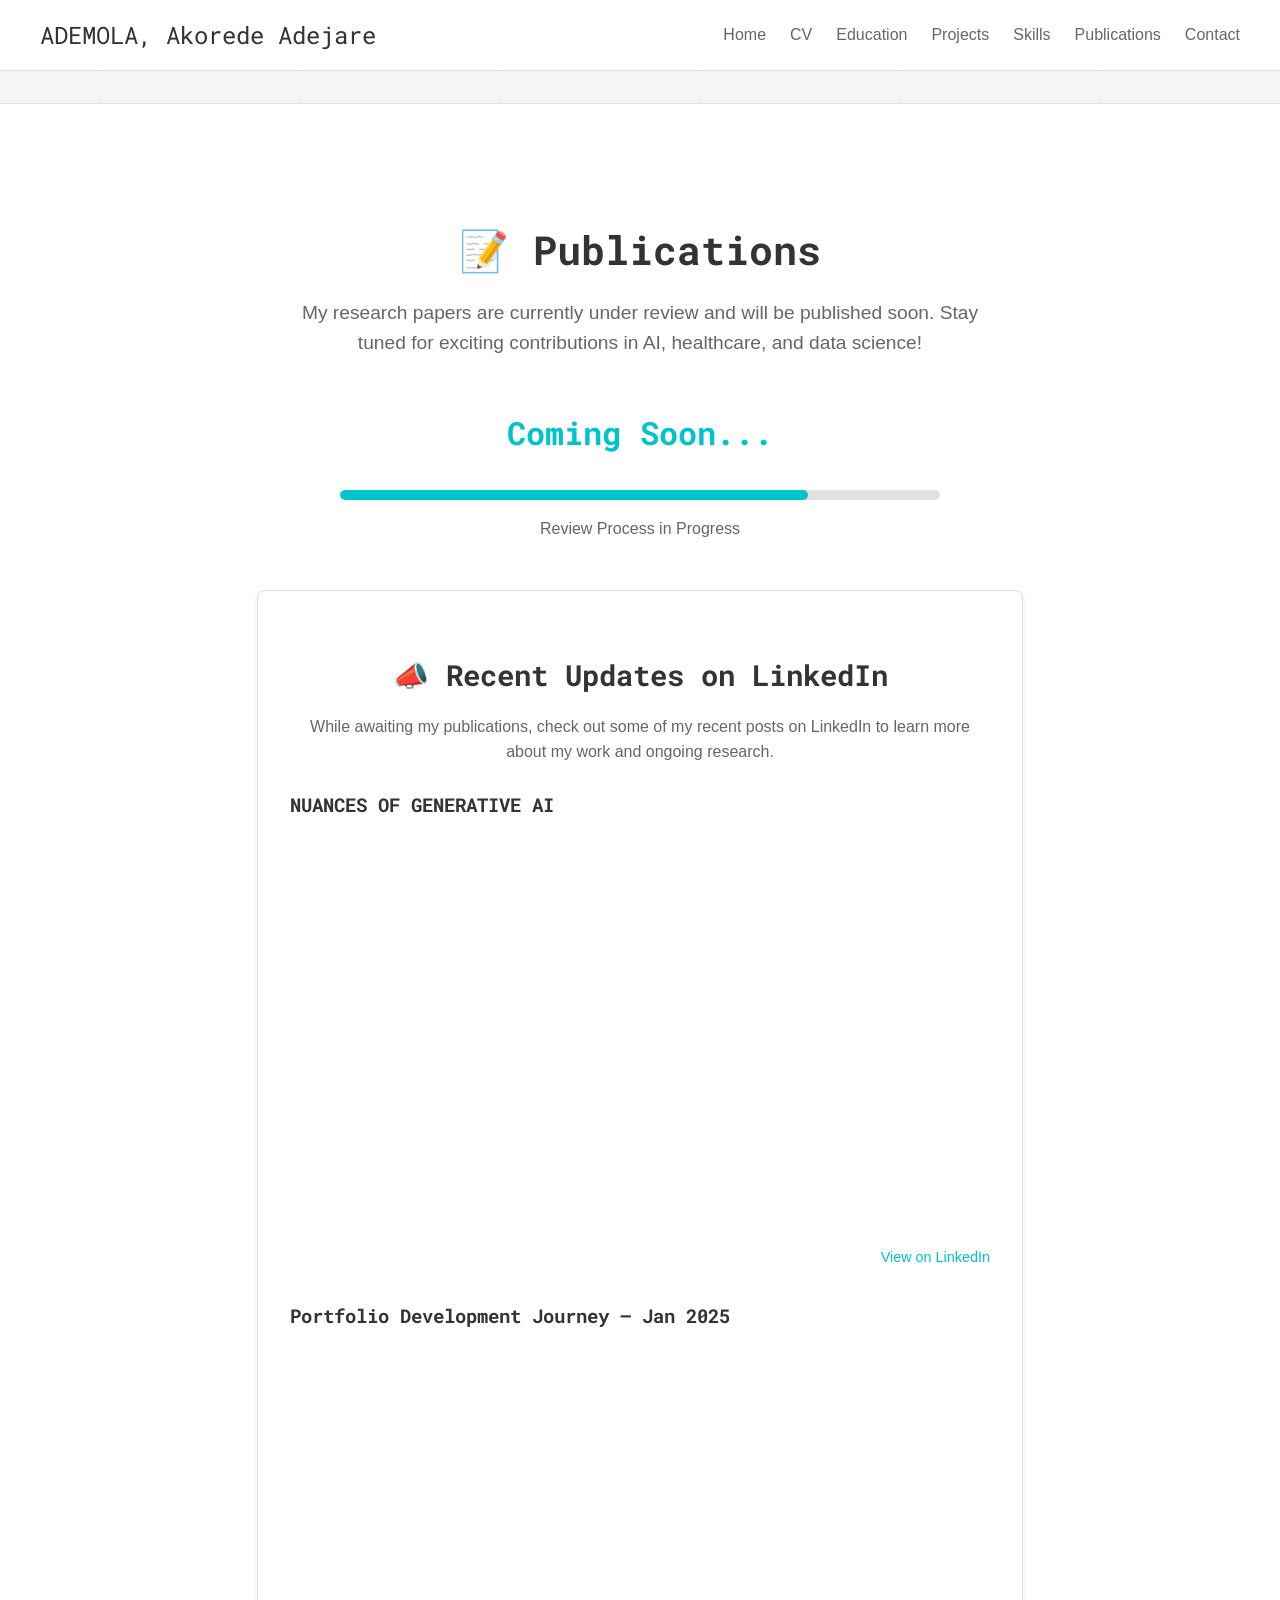
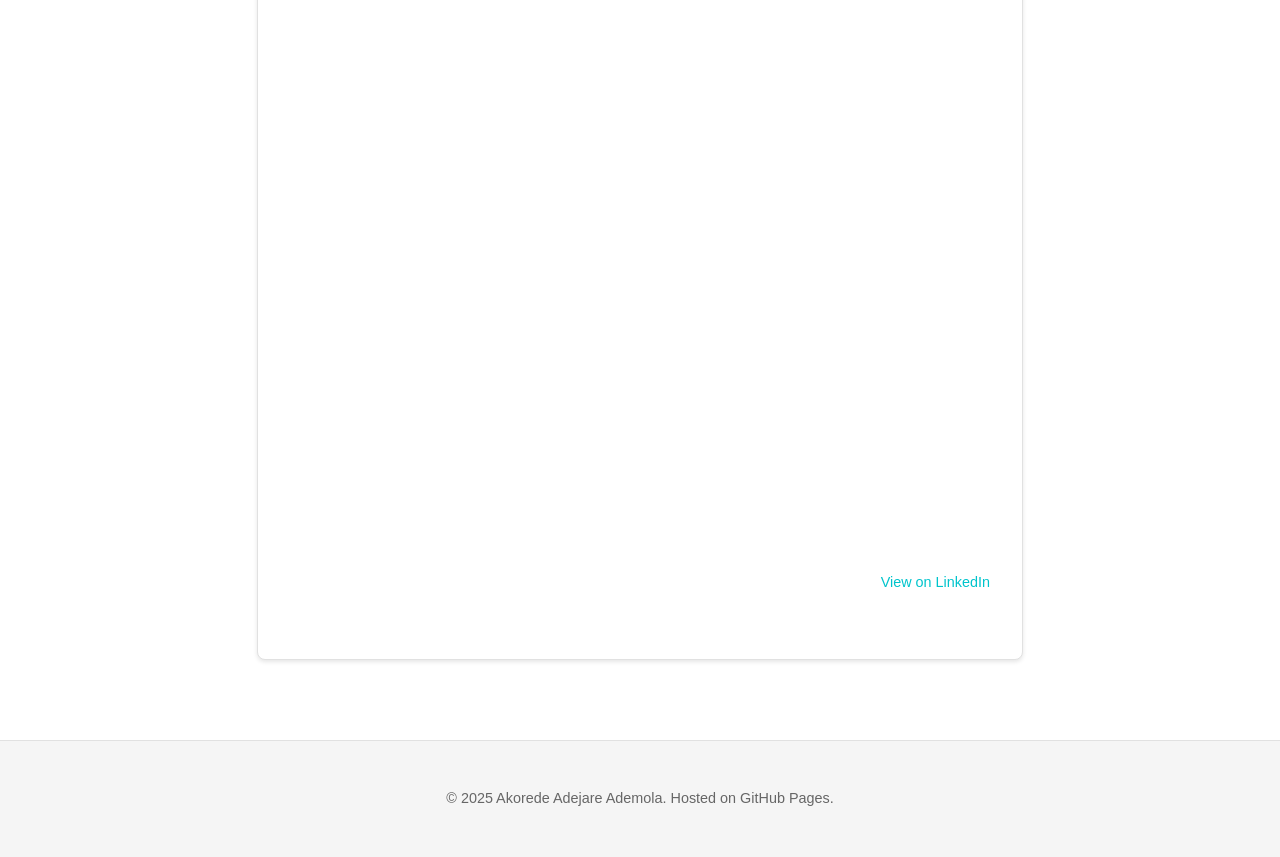
<file: publications.html>
<!DOCTYPE html>
<html lang="en">
<head>
    <meta charset="UTF-8">
    <meta name="viewport" content="width=device-width, initial-scale=1.0">
    <title>Publications | Akorede Adejare Ademola</title>
    <link rel="stylesheet" href="styles.css">
    <link href="https://fonts.googleapis.com/css2?family=Roboto+Mono&display=swap" rel="stylesheet">
</head>
<body>
    <header>
        <nav>
            <div class="nav-container">
                <a href="index.html" class="site-title">ADEMOLA, Akorede Adejare</a>
                <ul>
                    <li><a href="index.html">Home</a></li>
                    <li><a href="Ademola_Akorede_CV.PDF">CV</a></li>
                    <li><a href="education.html">Education</a></li>
                    <li><a href="projects.html">Projects</a></li>
                    <li><a href="skills.html">Skills</a></li>
                    <li><a href="publications.html">Publications</a></li>
                    <li><a href="contact.html">Contact</a></li>
                </ul>
            </div>
        </nav>
    </header>

    <main>
        <section class="publications">
            <h2>📝 Publications</h2>
            <p class="publications-intro">My research papers are currently under review and will be published soon. Stay tuned for exciting contributions in AI, healthcare, and data science!</p>

            <!-- Coming Soon Animation -->
            <div class="coming-soon">
                <h3 class="coming-soon-text">Coming Soon...</h3>
                <div class="progress-bar">
                    <div class="progress"></div>
                </div>
                <p>Review Process in Progress</p>
            </div>

            <!-- Embedded LinkedIn Posts -->
            <div class="linkedin-posts">
                <h3>📣 Recent Updates on LinkedIn</h3>
                <p>While awaiting my publications, check out some of my recent posts on LinkedIn to learn more about my work and ongoing research.</p>
                <div class="linkedin-post">
                    <h4>NUANCES OF GENERATIVE AI</h4>
                    <iframe src="https://www.linkedin.com/embed/feed/update/urn:li:share:7286650186167177216?collapsed=1" height="399" width="504" frameborder="0" allowfullscreen="" title="Embedded post"></iframe>
                    <p><a href="https://www.linkedin.com/posts/akorede-adejare-ademola-082105273_how-does-one-escape-the-nuisance-of-an-ai-activity-7286650186691399682-9OAw?utm_source=share&utm_medium=member_desktop&rcm=ACoAAELB3iIB5bLOo6hzJX9iiwkaGmhJe_ZMcZ0" target="_blank">View on LinkedIn</a></p>
                </div>
                <div class="linkedin-post">
                    <h4>Portfolio Development Journey – Jan 2025</h4>
                    <iframe src="https://www.linkedin.com/embed/feed/update/urn:li:share:7314558633814466561?collapsed=1" height="399" width="504" frameborder="0" allowfullscreen="" title="Embedded post"></iframe>
                    <iframe src="https://www.linkedin.com/embed/feed/update/urn:li:share:7280943733284438016?collapsed=1" height="399" width="504" frameborder="0" allowfullscreen="" title="Embedded post"></iframe>
                    <p><a href="https://www.linkedin.com/in/akorede-adejare-ademola-082105273/recent-activity/" target="_blank">View on LinkedIn</a></p>
                </div>
            </div>
        </section>
    </main>

    <footer>
        <p>© 2025 Akorede Adejare Ademola. Hosted on GitHub Pages.</p>
    </footer>

    <script src="script.js"></script>
</body>
</html>
</file>
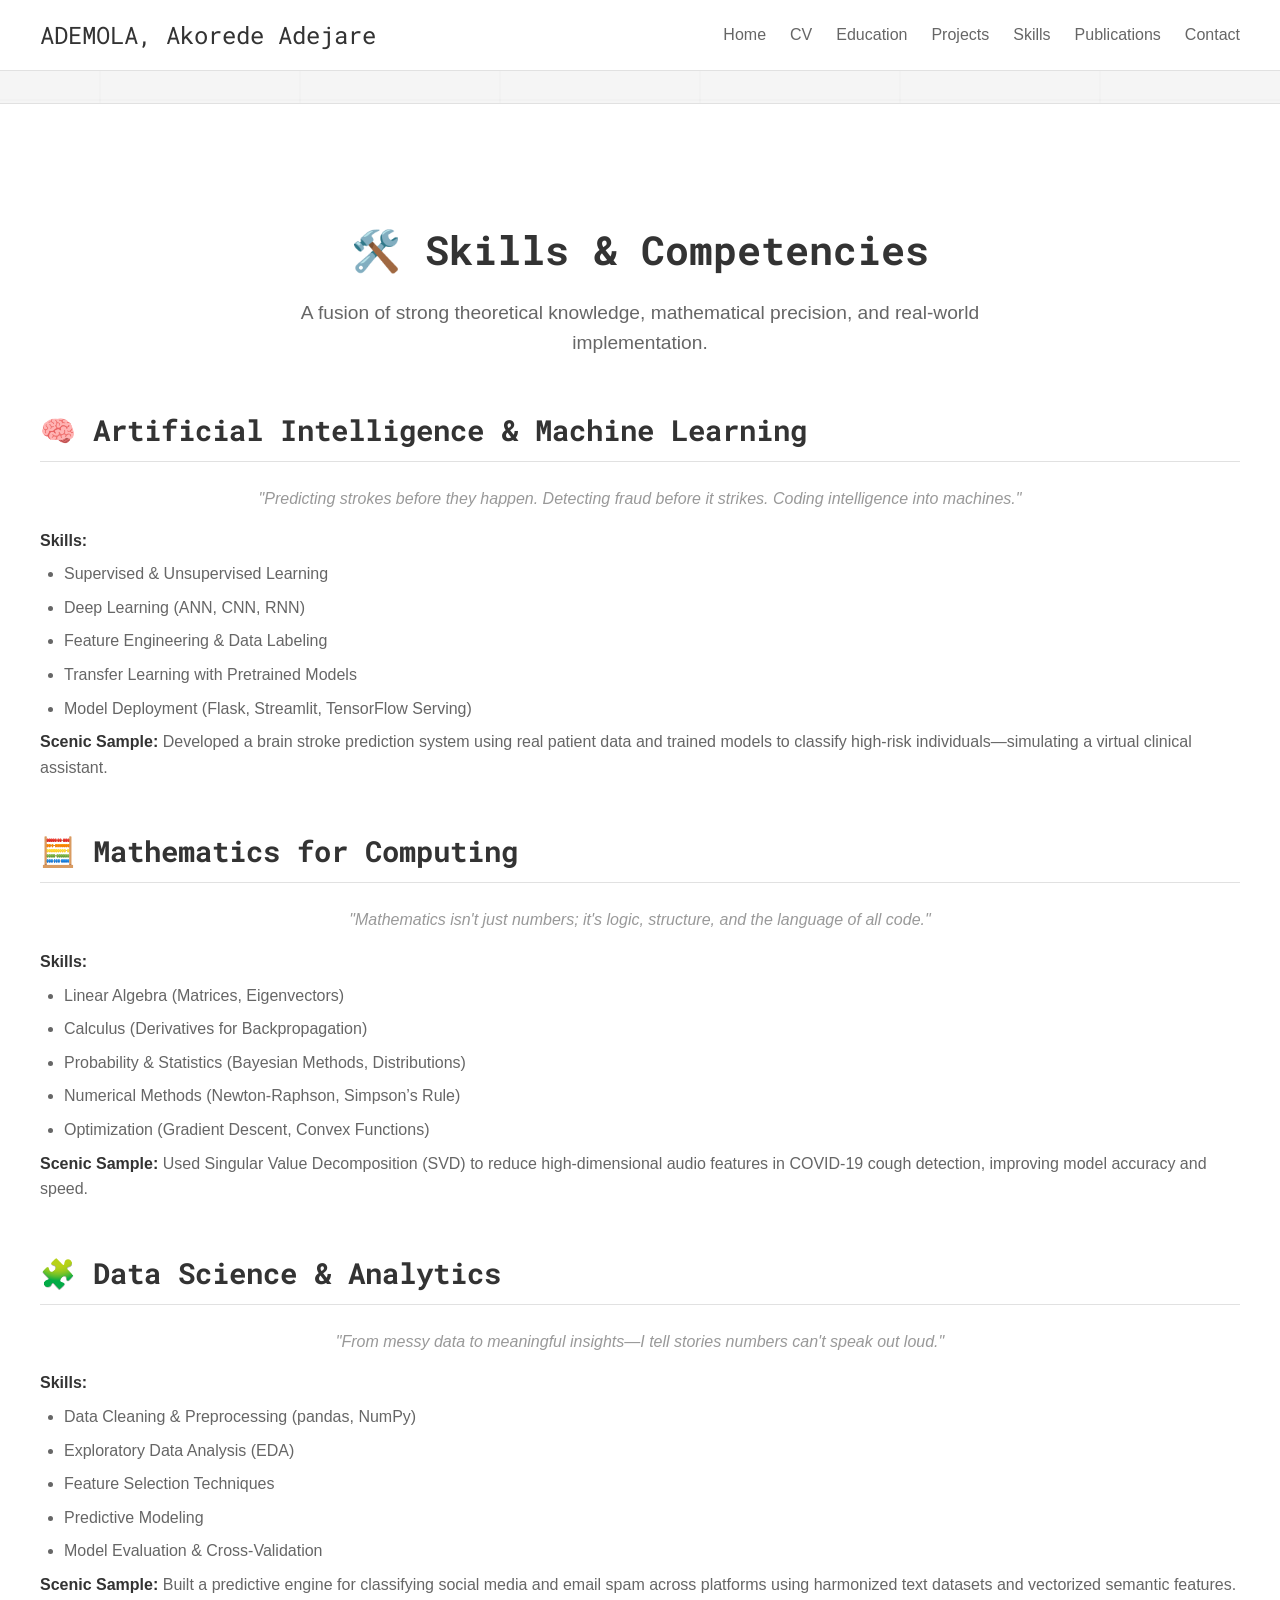
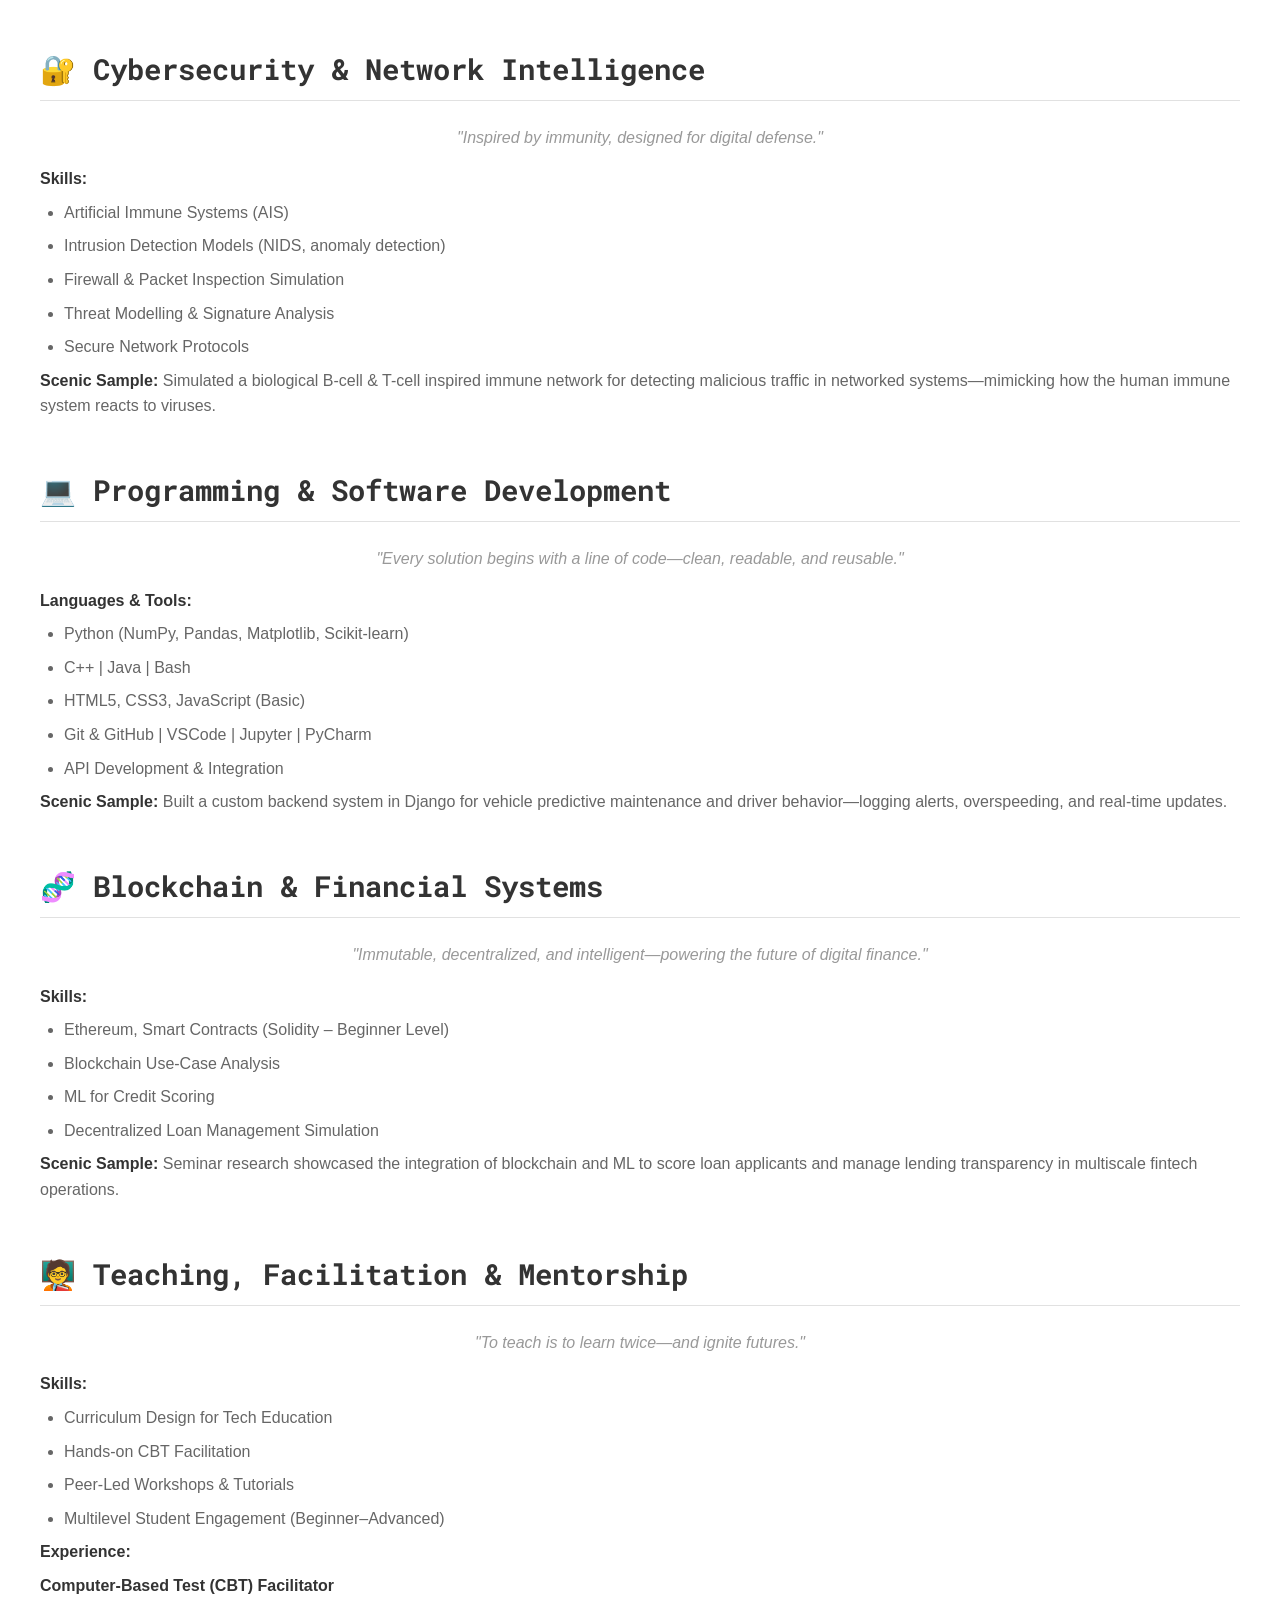
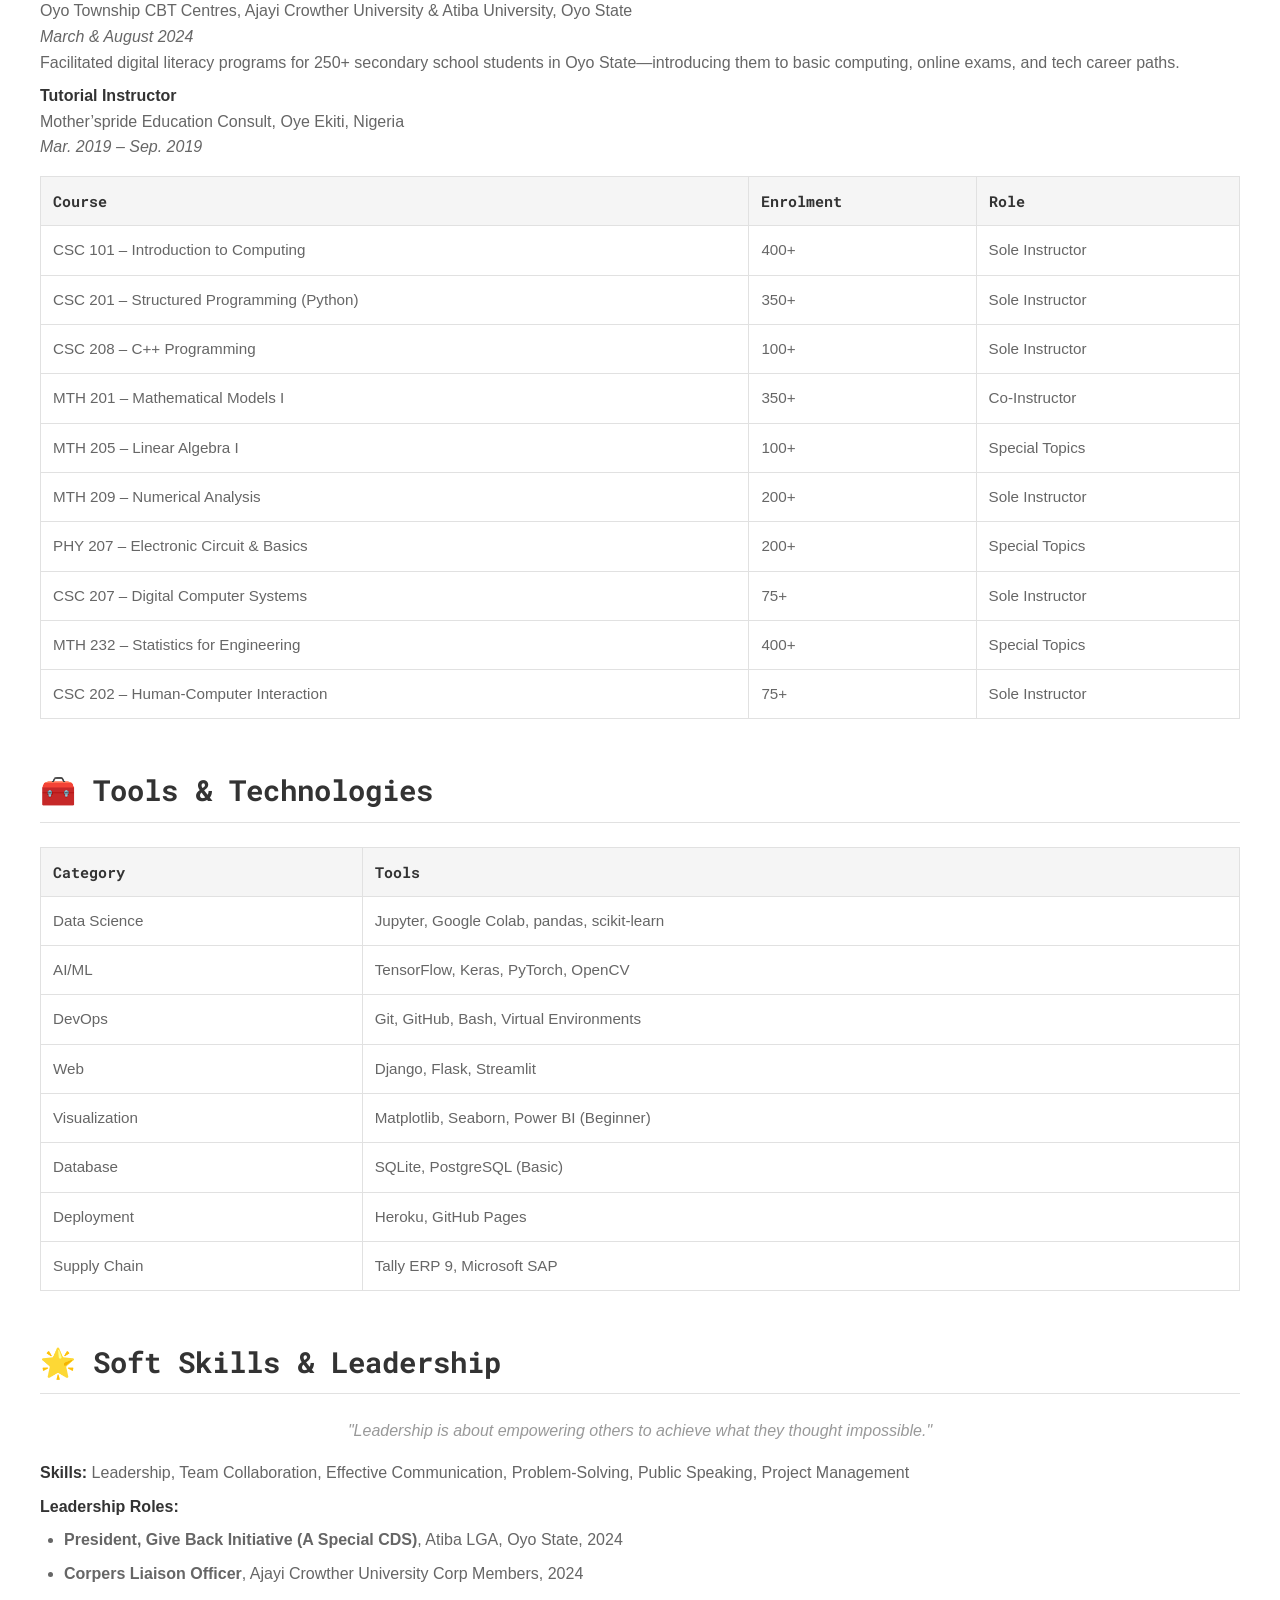
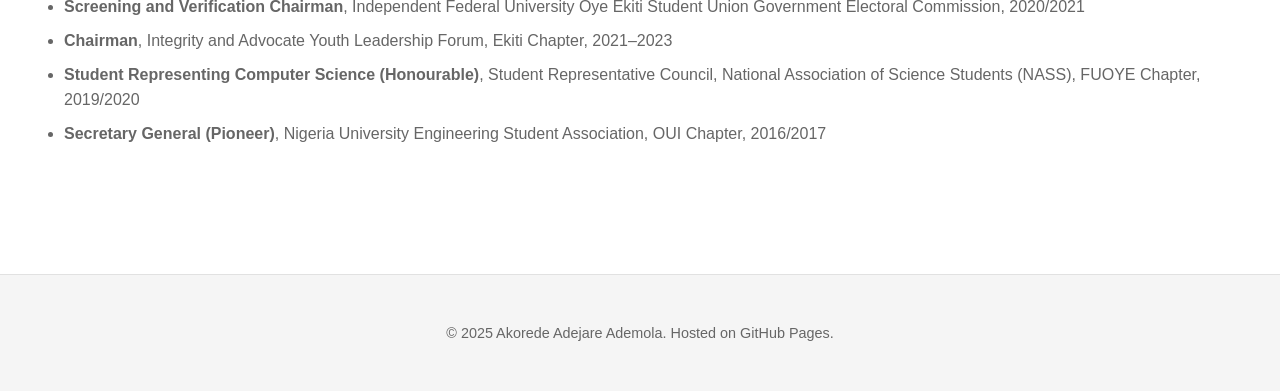
<file: skills.html>
<!DOCTYPE html>
<html lang="en">
<head>
    <meta charset="UTF-8">
    <meta name="viewport" content="width=device-width, initial-scale=1.0">
    <title>Skills | Akorede Adejare Ademola</title>
    <link rel="stylesheet" href="styles.css">
    <link href="https://fonts.googleapis.com/css2?family=Roboto+Mono&display=swap" rel="stylesheet">
</head>
<body>
    <header>
        <nav>
            <div class="nav-container">
                <a href="index.html" class="site-title">ADEMOLA, Akorede Adejare</a>
                <ul>
                    <li><a href="index.html">Home</a></li>
                    <li><a href="Ademola_Akorede_CV.PDF">CV</a></li>
                    <li><a href="education.html">Education</a></li>
                    <li><a href="projects.html">Projects</a></li>
                    <li><a href="skills.html">Skills</a></li>
                    <li><a href="publications.html">Publications</a></li>
                    <li><a href="contact.html">Contact</a></li>
                </ul>
            </div>
        </nav>
    </header>

    <main>
        <section class="skills">
            <h2>🛠️ Skills & Competencies</h2>
            <p class="skills-intro">A fusion of strong theoretical knowledge, mathematical precision, and real-world implementation.</p>

            <!-- AI & Machine Learning -->
            <div class="skills-section">
                <h3>🧠 Artificial Intelligence & Machine Learning</h3>
                <p class="quote">"Predicting strokes before they happen. Detecting fraud before it strikes. Coding intelligence into machines."</p>
                <p><strong>Skills:</strong></p>
                <ul>
                    <li>Supervised & Unsupervised Learning</li>
                    <li>Deep Learning (ANN, CNN, RNN)</li>
                    <li>Feature Engineering & Data Labeling</li>
                    <li>Transfer Learning with Pretrained Models</li>
                    <li>Model Deployment (Flask, Streamlit, TensorFlow Serving)</li>
                </ul>
                <p><strong>Scenic Sample:</strong> Developed a brain stroke prediction system using real patient data and trained models to classify high-risk individuals—simulating a virtual clinical assistant.</p>
            </div>

            <!-- Mathematics for Computing -->
            <div class="skills-section">
                <h3>🧮 Mathematics for Computing</h3>
                <p class="quote">"Mathematics isn't just numbers; it's logic, structure, and the language of all code."</p>
                <p><strong>Skills:</strong></p>
                <ul>
                    <li>Linear Algebra (Matrices, Eigenvectors)</li>
                    <li>Calculus (Derivatives for Backpropagation)</li>
                    <li>Probability & Statistics (Bayesian Methods, Distributions)</li>
                    <li>Numerical Methods (Newton-Raphson, Simpson’s Rule)</li>
                    <li>Optimization (Gradient Descent, Convex Functions)</li>
                </ul>
                <p><strong>Scenic Sample:</strong> Used Singular Value Decomposition (SVD) to reduce high-dimensional audio features in COVID-19 cough detection, improving model accuracy and speed.</p>
            </div>

            <!-- Data Science & Analytics -->
            <div class="skills-section">
                <h3>🧩 Data Science & Analytics</h3>
                <p class="quote">"From messy data to meaningful insights—I tell stories numbers can't speak out loud."</p>
                <p><strong>Skills:</strong></p>
                <ul>
                    <li>Data Cleaning & Preprocessing (pandas, NumPy)</li>
                    <li>Exploratory Data Analysis (EDA)</li>
                    <li>Feature Selection Techniques</li>
                    <li>Predictive Modeling</li>
                    <li>Model Evaluation & Cross-Validation</li>
                </ul>
                <p><strong>Scenic Sample:</strong> Built a predictive engine for classifying social media and email spam across platforms using harmonized text datasets and vectorized semantic features.</p>
            </div>

            <!-- Cybersecurity & Network Intelligence -->
            <div class="skills-section">
                <h3>🔐 Cybersecurity & Network Intelligence</h3>
                <p class="quote">"Inspired by immunity, designed for digital defense."</p>
                <p><strong>Skills:</strong></p>
                <ul>
                    <li>Artificial Immune Systems (AIS)</li>
                    <li>Intrusion Detection Models (NIDS, anomaly detection)</li>
                    <li>Firewall & Packet Inspection Simulation</li>
                    <li>Threat Modelling & Signature Analysis</li>
                    <li>Secure Network Protocols</li>
                </ul>
                <p><strong>Scenic Sample:</strong> Simulated a biological B-cell & T-cell inspired immune network for detecting malicious traffic in networked systems—mimicking how the human immune system reacts to viruses.</p>
            </div>

            <!-- Programming & Software Development -->
            <div class="skills-section">
                <h3>💻 Programming & Software Development</h3>
                <p class="quote">"Every solution begins with a line of code—clean, readable, and reusable."</p>
                <p><strong>Languages & Tools:</strong></p>
                <ul>
                    <li>Python (NumPy, Pandas, Matplotlib, Scikit-learn)</li>
                    <li>C++ | Java | Bash</li>
                    <li>HTML5, CSS3, JavaScript (Basic)</li>
                    <li>Git & GitHub | VSCode | Jupyter | PyCharm</li>
                    <li>API Development & Integration</li>
                </ul>
                <p><strong>Scenic Sample:</strong> Built a custom backend system in Django for vehicle predictive maintenance and driver behavior—logging alerts, overspeeding, and real-time updates.</p>
            </div>

            <!-- Blockchain & Financial Systems -->
            <div class="skills-section">
                <h3>🧬 Blockchain & Financial Systems</h3>
                <p class="quote">"Immutable, decentralized, and intelligent—powering the future of digital finance."</p>
                <p><strong>Skills:</strong></p>
                <ul>
                    <li>Ethereum, Smart Contracts (Solidity – Beginner Level)</li>
                    <li>Blockchain Use-Case Analysis</li>
                    <li>ML for Credit Scoring</li>
                    <li>Decentralized Loan Management Simulation</li>
                </ul>
                <p><strong>Scenic Sample:</strong> Seminar research showcased the integration of blockchain and ML to score loan applicants and manage lending transparency in multiscale fintech operations.</p>
            </div>

            <!-- Teaching, Facilitation & Mentorship -->
            <div class="skills-section">
                <h3>🧑‍🏫 Teaching, Facilitation & Mentorship</h3>
                <p class="quote">"To teach is to learn twice—and ignite futures."</p>
                <p><strong>Skills:</strong></p>
                <ul>
                    <li>Curriculum Design for Tech Education</li>
                    <li>Hands-on CBT Facilitation</li>
                    <li>Peer-Led Workshops & Tutorials</li>
                    <li>Multilevel Student Engagement (Beginner–Advanced)</li>
                </ul>
                <p><strong>Experience:</strong></p>
                <p><strong>Computer-Based Test (CBT) Facilitator</strong><br>
                Oyo Township CBT Centres, Ajayi Crowther University & Atiba University, Oyo State<br>
                <em>March & August 2024</em><br>
                Facilitated digital literacy programs for 250+ secondary school students in Oyo State—introducing them to basic computing, online exams, and tech career paths.</p>
                <p><strong>Tutorial Instructor</strong><br>
                Mother’spride Education Consult, Oye Ekiti, Nigeria<br>
                <em>Mar. 2019 – Sep. 2019</em></p>
                <table>
                    <thead>
                        <tr>
                            <th>Course</th>
                            <th>Enrolment</th>
                            <th>Role</th>
                        </tr>
                    </thead>
                    <tbody>
                        <tr><td>CSC 101 – Introduction to Computing</td><td>400+</td><td>Sole Instructor</td></tr>
                        <tr><td>CSC 201 – Structured Programming (Python)</td><td>350+</td><td>Sole Instructor</td></tr>
                        <tr><td>CSC 208 – C++ Programming</td><td>100+</td><td>Sole Instructor</td></tr>
                        <tr><td>MTH 201 – Mathematical Models I</td><td>350+</td><td>Co-Instructor</td></tr>
                        <tr><td>MTH 205 – Linear Algebra I</td><td>100+</td><td>Special Topics</td></tr>
                        <tr><td>MTH 209 – Numerical Analysis</td><td>200+</td><td>Sole Instructor</td></tr>
                        <tr><td>PHY 207 – Electronic Circuit & Basics</td><td>200+</td><td>Special Topics</td></tr>
                        <tr><td>CSC 207 – Digital Computer Systems</td><td>75+</td><td>Sole Instructor</td></tr>
                        <tr><td>MTH 232 – Statistics for Engineering</td><td>400+</td><td>Special Topics</td></tr>
                        <tr><td>CSC 202 – Human-Computer Interaction</td><td>75+</td><td>Sole Instructor</td></tr>
                    </tbody>
                </table>
            </div>

            <!-- Tools & Technologies -->
            <div class="skills-section">
                <h3>🧰 Tools & Technologies</h3>
                <table>
                    <thead>
                        <tr>
                            <th>Category</th>
                            <th>Tools</th>
                        </tr>
                    </thead>
                    <tbody>
                        <tr><td>Data Science</td><td>Jupyter, Google Colab, pandas, scikit-learn</td></tr>
                        <tr><td>AI/ML</td><td>TensorFlow, Keras, PyTorch, OpenCV</td></tr>
                        <tr><td>DevOps</td><td>Git, GitHub, Bash, Virtual Environments</td></tr>
                        <tr><td>Web</td><td>Django, Flask, Streamlit</td></tr>
                        <tr><td>Visualization</td><td>Matplotlib, Seaborn, Power BI (Beginner)</td></tr>
                        <tr><td>Database</td><td>SQLite, PostgreSQL (Basic)</td></tr>
                        <tr><td>Deployment</td><td>Heroku, GitHub Pages</td></tr>
                        <tr><td>Supply Chain</td><td>Tally ERP 9, Microsoft SAP</td></tr>
                    </tbody>
                </table>
            </div>

            <!-- Soft Skills -->
            <div class="skills-section">
                <h3>🌟 Soft Skills & Leadership</h3>
                <p class="quote">"Leadership is about empowering others to achieve what they thought impossible."</p>
                <p><strong>Skills:</strong> Leadership, Team Collaboration, Effective Communication, Problem-Solving, Public Speaking, Project Management</p>
                <p><strong>Leadership Roles:</strong></p>
                <ul>
                    <li><strong>President, Give Back Initiative (A Special CDS)</strong>, Atiba LGA, Oyo State, 2024</li>
                    <li><strong>Corpers Liaison Officer</strong>, Ajayi Crowther University Corp Members, 2024</li>
                    <li><strong>Screening and Verification Chairman</strong>, Independent Federal University Oye Ekiti Student Union Government Electoral Commission, 2020/2021</li>
                    <li><strong>Chairman</strong>, Integrity and Advocate Youth Leadership Forum, Ekiti Chapter, 2021–2023</li>
                    <li><strong>Student Representing Computer Science (Honourable)</strong>, Student Representative Council, National Association of Science Students (NASS), FUOYE Chapter, 2019/2020</li>
                    <li><strong>Secretary General (Pioneer)</strong>, Nigeria University Engineering Student Association, OUI Chapter, 2016/2017</li>
                </ul>
            </div>
        </section>
    </main>

    <footer>
        <p>© 2025 Akorede Adejare Ademola. Hosted on GitHub Pages.</p>
    </footer>

    <script src="script.js"></script>
</body>
</html>
</file>
<file: styles.css>
body {
    font-family: -apple-system, BlinkMacSystemFont, "Segoe UI", Roboto, Helvetica, Arial, sans-serif;
    margin: 0;
    padding: 0;
    background: #fff;
    color: #333;
    line-height: 1.6;
}

header {
    background: #f5f5f5;
    position: relative;
    padding-bottom: 2rem;
    border-bottom: 1px solid #e1e1e1;
}

header::before {
    content: '';
    position: absolute;
    top: 0;
    left: 0;
    width: 100%;
    height: 100%;
    background: url('data:image/svg+xml,<svg xmlns="http://www.w3.org/2000/svg" width="200" height="200" viewBox="0 0 200 200"><line x1="0" y1="100" x2="200" y2="100" stroke="rgba(0,0,0,0.05)" stroke-width="1"/><line x1="100" y1="0" x2="100" y2="200" stroke="rgba(0,0,0,0.05)" stroke-width="1"/><circle cx="50" cy="50" r="2" fill="rgba(0,0,0,0.1)"/><circle cx="150" cy="150" r="2" fill="rgba(0,0,0,0.1)"/></svg>');
    opacity: 0.5;
}

nav {
    background: #fff;
    border-bottom: 1px solid #e1e1e1;
    position: sticky;
    top: 0;
    z-index: 100;
}

.nav-container {
    max-width: 1200px;
    margin: 0 auto;
    padding: 1rem 2rem;
    display: flex;
    justify-content: space-between;
    align-items: center;
}

.site-title {
    font-family: 'Roboto Mono', monospace;
    font-size: 1.5rem;
    color: #333;
    text-decoration: none;
}

nav ul {
    list-style: none;
    margin: 0;
    padding: 0;
    display: flex;
    gap: 1.5rem;
}

nav a {
    color: #666;
    text-decoration: none;
    font-size: 1rem;
    transition: color 0.2s ease;
}

nav a:hover {
    color: #00c4cc;
}

.hero {
    max-width: 1200px;
    margin: 3rem auto 0;
    padding: 0 2rem;
    text-align: center;
}

.hero h1 {
    font-family: 'Roboto Mono', monospace;
    font-size: 2rem;
    color: #333;
    margin: 0 0 1rem;
}

.affiliation, .credentials, .intro {
    font-size: 1.1rem;
    color: #666;
    margin: 0 0 0.5rem;
}

main {
    max-width: 1200px;
    margin: 2rem auto;
    padding: 0 2rem;
}

.portfolio-summary h2 {
    font-family: 'Roboto Mono', monospace;
    font-size: 1.8rem;
    color: #333;
    border-bottom: 1px solid #e1e1e1;
    padding-bottom: 0.5rem;
    margin-bottom: 2rem;
}

.summary-card {
    background: #fff;
    padding: 1.5rem;
    border: 1px solid #e1e1e1;
    border-radius: 4px;
    margin-bottom: 2rem;
    box-shadow: 0 2px 4px rgba(0,0,0,0.05);
}

.summary-card p:first-child {
    font-weight: bold;
    color: #00c4cc;
    margin-bottom: 0.5rem;
}

.summary-grid {
    display: grid;
    grid-template-columns: repeat(auto-fit, minmax(300px, 1fr));
    gap: 2rem;
}

.summary-item {
    background: #fff;
    padding: 1.5rem;
    border: 1px solid #e1e1e1;
    border-radius: 4px;
    transition: box-shadow 0.2s ease;
}

.summary-item:hover {
    box-shadow: 0 4px 8px rgba(0,0,0,0.1);
}

.summary-item h3 {
    font-family: 'Roboto Mono', monospace;
    font-size: 1.2rem;
    color: #333;
    margin: 0 0 1rem;
}

.summary-item p, .summary-item ul {
    font-size: 1rem;
    color: #666;
    margin: 0 0 1rem;
}

.summary-item ul {
    padding-left: 1.5rem;
}

.summary-item ul li {
    margin-bottom: 0.5rem;
}

footer {
    text-align: center;
    padding: 2rem;
    background: #f5f5f5;
    color: #666;
    font-size: 0.9rem;
    border-top: 1px solid #e1e1e1;
}

/* Dark Mode Adjustments */
.dark-mode { background: #2d2d2d; color: #ddd; }
.dark-mode header { background: #333; border-bottom-color: #444; }
.dark-mode header::before { background: url('data:image/svg+xml,<svg xmlns="http://www.w3.org/2000/svg" width="200" height="200" viewBox="0 0 200 200"><line x1="0" y1="100" x2="200" y2="100" stroke="rgba(255,255,255,0.05)" stroke-width="1"/><line x1="100" y1="0" x2="100" y2="200" stroke="rgba(255,255,255,0.05)" stroke-width="1"/><circle cx="50" cy="50" r="2" fill="rgba(255,255,255,0.1)"/><circle cx="150" cy="150" r="2" fill="rgba(255,255,255,0.1)"/></svg>'); }
.dark-mode nav { background: #222; border-bottom-color: #333; }
.dark-mode .site-title, .dark-mode .hero h1, .dark-mode h2, .dark-mode h3 { color: #fff; }
.dark-mode nav a { color: #bbb; }
.dark-mode nav a:hover { color: #00c4cc; }
.dark-mode .affiliation, .dark-mode .intro, .dark-mode .summary-item p, .dark-mode .summary-item ul { color: #bbb; }
.dark-mode .credentials { color: #888; }
.dark-mode .summary-card, .dark-mode .summary-item { background: #333; border-color: #444; box-shadow: 0 2px 4px rgba(255,255,255,0.05); }
.dark-mode .summary-card p:first-child { color: #00c4cc; }
.dark-mode .summary-item:hover { box-shadow: 0 4px 8px rgba(255,255,255,0.1); }
.dark-mode footer { background: #333; color: #bbb; border-top-color: #444; }

/* Add this to the end of your existing styles.css */
.cv-button {
    display: inline-block;
    padding: 0.75rem 1.5rem;
    background: #00c4cc; /* Teal from Minimal Mistakes */
    color: #fff;
    text-decoration: none;
    border-radius: 4px;
    font-family: 'Roboto Mono', monospace;
    font-size: 1rem;
    margin-top: 1.5rem;
    transition: background 0.2s ease;
}

.cv-button:hover {
    background: #009ba1; /* Darker teal on hover */
}

/* Dark mode adjustment for CV button */
.dark-mode .cv-button {
    background: #00c4cc;
}

.dark-mode .cv-button:hover {
    background: #009ba1;
}

/* Contact Section */
.contact {
    padding: 4rem 0;
    text-align: center;
    background: linear-gradient(135deg, #f5f5f5 0%, #e5e5e5 100%); /* Subtle gradient background */
    position: relative;
    overflow: hidden;
}

/* Add a subtle data-inspired overlay */
.contact::before {
    content: '';
    position: absolute;
    top: 0;
    left: 0;
    width: 100%;
    height: 100%;
    background: url('data:image/svg+xml,<svg xmlns="http://www.w3.org/2000/svg" width="200" height="200" viewBox="0 0 200 200"><line x1="0" y1="100" x2="200" y2="100" stroke="rgba(0,0,0,0.03)" stroke-width="1"/><line x1="100" y1="0" x2="100" y2="200" stroke="rgba(0,0,0,0.03)" stroke-width="1"/><circle cx="50" cy="50" r="2" fill="rgba(0,0,0,0.05)"/><circle cx="150" cy="150" r="2" fill="rgba(0,0,0,0.05)"/></svg>');
    opacity: 0.5;
    pointer-events: none;
}

.contact h2 {
    font-family: 'Roboto Mono', monospace;
    font-size: 2.5rem;
    color: #333;
    margin-bottom: 1rem;
    text-shadow: 1px 1px 2px rgba(0,0,0,0.1);
}

.contact-intro {
    max-width: 700px;
    margin: 0 auto 3rem;
    font-size: 1.2rem;
    color: #666;
    line-height: 1.8;
}

.contact-grid {
    display: grid;
    grid-template-columns: repeat(auto-fit, minmax(260px, 1fr));
    gap: 2rem;
    max-width: 1200px;
    margin: 0 auto;
}

.contact-item {
    background: rgba(255, 255, 255, 0.8); /* Glassmorphism effect */
    backdrop-filter: blur(10px);
    padding: 1.5rem;
    border: 1px solid rgba(255, 255, 255, 0.2);
    border-radius: 12px;
    transition: transform 0.3s ease, box-shadow 0.3s ease, background 0.3s ease;
    text-align: left;
}

.contact-item:hover {
    transform: translateY(-8px);
    box-shadow: 0 8px 16px rgba(0,0,0,0.15);
    background: rgba(255, 255, 255, 0.9);
}

.contact-item i {
    font-size: 1.8rem;
    color: #00c4cc;
    margin-right: 1rem;
    vertical-align: middle;
    transition: transform 0.3s ease;
}

.contact-item:hover i {
    transform: scale(1.2) rotate(5deg); /* Subtle pulse and rotate on hover */
}

.contact-item p {
    margin: 0;
    font-size: 1rem;
    color: #666;
    display: inline-block;
}

.contact-item p strong {
    color: #333;
}

.contact-item a {
    color: #00c4cc;
    text-decoration: none;
    font-weight: 500;
    transition: color 0.2s ease;
}

.contact-item a:hover {
    color: #009ba1;
}

.contact-item span {
    font-size: 0.9rem;
    color: #999;
}

.location i {
    color: #ff6b6b;
}

.dark-mode .contact {
    background: linear-gradient(135deg, #2d2d2d 0%, #1f1f1f 100%);
}

.dark-mode .contact::before {
    background: url('data:image/svg+xml,<svg xmlns="http://www.w3.org/2000/svg" width="200" height="200" viewBox="0 0 200 200"><line x1="0" y1="100" x2="200" y2="100" stroke="rgba(255,255,255,0.03)" stroke-width="1"/><line x1="100" y1="0" x2="100" y2="200" stroke="rgba(255,255,255,0.03)" stroke-width="1"/><circle cx="50" cy="50" r="2" fill="rgba(255,255,255,0.05)"/><circle cx="150" cy="150" r="2" fill="rgba(255,255,255,0.05)"/></svg>');
}

.dark-mode .contact h2,
.dark-mode .contact-item p strong {
    color: #fff;
}

.dark-mode .contact-intro,
.dark-mode .contact-item p {
    color: #bbb;
}

.dark-mode .contact-item {
    background: rgba(50, 50, 50, 0.8);
    border-color: rgba(255, 255, 255, 0.1);
    box-shadow: 0 2px 4px rgba(255,255,255,0.05);
}

.dark-mode .contact-item:hover {
    background: rgba(50, 50, 50, 0.9);
    box-shadow: 0 8px 16px rgba(255,255,255,0.1);
}

.dark-mode .contact-item a {
    color: #00c4cc;
}

.dark-mode .contact-item a:hover {
    color: #009ba1;
}

.dark-mode .contact-item span {
    color: #888;
}

.dark-mode .location i {
    color: #ff8787;
}

/* Education Section */
.education {
    padding: 3rem 0;
    max-width: 1200px;
    margin: 0 auto;
}

.education h2 {
    font-family: 'Roboto Mono', monospace;
    font-size: 2.5rem;
    color: #333;
    text-align: center;
    margin-bottom: 2rem;
}

.education-section {
    margin-bottom: 3rem;
}

.education-section h3 {
    font-family: 'Roboto Mono', monospace;
    font-size: 1.8rem;
    color: #333;
    border-bottom: 1px solid #e1e1e1;
    padding-bottom: 0.5rem;
    margin-bottom: 1.5rem;
}

.education-item {
    background: #fff;
    padding: 1.5rem;
    border: 1px solid #e1e1e1;
    border-radius: 8px;
    margin-bottom: 1.5rem;
    transition: box-shadow 0.3s ease;
}

.education-item:hover {
    box-shadow: 0 4px 8px rgba(0,0,0,0.1);
}

.education-item h4 {
    font-family: 'Roboto Mono', monospace;
    font-size: 1.4rem;
    color: #00c4cc;
    margin-bottom: 0.5rem;
}

.education-item p {
    font-size: 1rem;
    color: #666;
    margin: 0.5rem 0;
}

.education-item a {
    color: #00c4cc;
    text-decoration: none;
    transition: color 0.2s ease;
}

.education-item a:hover {
    color: #009ba1;
}

.education-item ul {
    padding-left: 1.5rem;
    margin: 0.5rem 0;
}

.education-item ul li {
    font-size: 1rem;
    color: #666;
    margin-bottom: 0.5rem;
}

.education-item table {
    width: 100%;
    border-collapse: collapse;
    margin: 1rem 0;
}

.education-item table th,
.education-item table td {
    padding: 0.75rem;
    border: 1px solid #e1e1e1;
    font-size: 0.95rem;
    text-align: left;
}

.education-item table th {
    background: #f5f5f5;
    color: #333;
    font-family: 'Roboto Mono', monospace;
}

.education-item table td {
    color: #666;
}

.quote {
    font-style: italic;
    color: #999;
    text-align: center;
    margin: 1rem 0;
}

/* Dark Mode Adjustments */
.dark-mode .education h2,
.dark-mode .education-section h3,
.dark-mode .education-item table th {
    color: #fff;
}

.dark-mode .education-item {
    background: #333;
    border-color: #444;
}

.dark-mode .education-item:hover {
    box-shadow: 0 4px 8px rgba(255,255,255,0.1);
}

.dark-mode .education-item h4 {
    color: #00c4cc;
}

.dark-mode .education-item p,
.dark-mode .education-item ul li,
.dark-mode .education-item table td {
    color: #bbb;
}

.dark-mode .education-item a {
    color: #00c4cc;
}

.dark-mode .education-item a:hover {
    color: #009ba1;
}

.dark-mode .education-item table th {
    background: #444;
}

.dark-mode .quote {
    color: #888;
}

/* Skills Section */
.skills {
    padding: 3rem 0;
    max-width: 1200px;
    margin: 0 auto;
}

.skills h2 {
    font-family: 'Roboto Mono', monospace;
    font-size: 2.5rem;
    color: #333;
    text-align: center;
    margin-bottom: 1rem;
}

.skills-intro {
    max-width: 700px;
    margin: 0 auto 3rem;
    font-size: 1.2rem;
    color: #666;
    text-align: center;
}

.skills-section {
    margin-bottom: 3rem;
}

.skills-section h3 {
    font-family: 'Roboto Mono', monospace;
    font-size: 1.8rem;
    color: #333;
    border-bottom: 1px solid #e1e1e1;
    padding-bottom: 0.5rem;
    margin-bottom: 1.5rem;
}

.skills-section p {
    font-size: 1rem;
    color: #666;
    margin: 0.5rem 0;
}

.skills-section p.quote {
    font-style: italic;
    color: #999;
    margin-bottom: 1rem;
}

.skills-section p strong {
    color: #333;
}

.skills-section ul {
    padding-left: 1.5rem;
    margin: 0.5rem 0;
}

.skills-section ul li {
    font-size: 1rem;
    color: #666;
    margin-bottom: 0.5rem;
}

.skills-section table {
    width: 100%;
    border-collapse: collapse;
    margin: 1rem 0;
}

.skills-section table th,
.skills-section table td {
    padding: 0.75rem;
    border: 1px solid #e1e1e1;
    font-size: 0.95rem;
    text-align: left;
}

.skills-section table th {
    background: #f5f5f5;
    color: #333;
    font-family: 'Roboto Mono', monospace;
}

.skills-section table td {
    color: #666;
}

/* Dark Mode Adjustments */
.dark-mode .skills h2,
.dark-mode .skills-section h3,
.dark-mode .skills-section table th {
    color: #fff;
}

.dark-mode .skills-intro,
.dark-mode .skills-section p,
.dark-mode .skills-section ul li,
.dark-mode .skills-section table td {
    color: #bbb;
}

.dark-mode .skills-section p strong {
    color: #fff;
}

.dark-mode .skills-section p.quote {
    color: #888;
}

.dark-mode .skills-section table th {
    background: #444;
}

/* Projects Section */
.projects {
    padding: 3rem 0;
    max-width: 1200px;
    margin: 0 auto;
}

.projects h2 {
    font-family: 'Roboto Mono', monospace;
    font-size: 2.5rem;
    color: #333;
    text-align: center;
    margin-bottom: 1rem;
}

.projects-intro {
    max-width: 700px;
    margin: 0 auto 3rem;
    font-size: 1.2rem;
    color: #666;
    text-align: center;
}

.project-item {
    background: #fff;
    padding: 1.5rem;
    border: 1px solid #e1e1e1;
    border-radius: 8px;
    margin-bottom: 1.5rem;
    transition: box-shadow 0.3s ease, transform 0.3s ease;
}

.project-item:hover {
    box-shadow: 0 4px 8px rgba(0,0,0,0.1);
    transform: translateY(-5px);
}

.project-item h3 {
    font-family: 'Roboto Mono', monospace;
    font-size: 1.8rem;
    color: #00c4cc;
    margin-bottom: 0.5rem;
}

.project-item p {
    font-size: 1rem;
    color: #666;
    margin: 0.5rem 0;
}

/* Dark Mode Adjustments */
.dark-mode .projects h2 {
    color: #fff;
}

.dark-mode .projects-intro,
.dark-mode .project-item p {
    color: #bbb;
}

.dark-mode .project-item {
    background: #333;
    border-color: #444;
}

.dark-mode .project-item:hover {
    box-shadow: 0 4px 8px rgba(255,255,255,0.1);
}

.dark-mode .project-item h3 {
    color: #00c4cc;
}

/* Publications Section */
.publications {
    padding: 3rem 0;
    max-width: 1200px;
    margin: 0 auto;
    text-align: center;
}

.publications h2 {
    font-family: 'Roboto Mono', monospace;
    font-size: 2.5rem;
    color: #333;
    margin-bottom: 1rem;
}

.publications-intro {
    max-width: 700px;
    margin: 0 auto 3rem;
    font-size: 1.2rem;
    color: #666;
}

/* Coming Soon Animation */
.coming-soon {
    margin: 3rem 0;
}

.coming-soon-text {
    font-family: 'Roboto Mono', monospace;
    font-size: 2rem;
    color: #00c4cc;
    animation: fadeInOut 2s infinite;
}

@keyframes fadeInOut {
    0%, 100% { opacity: 0.5; }
    50% { opacity: 1; }
}

.progress-bar {
    width: 50%;
    height: 10px;
    background: #e1e1e1;
    border-radius: 5px;
    margin: 1rem auto;
    overflow: hidden;
}

.progress {
    width: 78%; 
    height: 100%;
    background: #00c4cc;
    border-radius: 5px;
    animation: progressAnimation 3s infinite;
}

@keyframes progressAnimation {
    0% { width: 0; }
    100% { width: 60%; }
}

.coming-soon p {
    font-size: 1rem;
    color: #666;
}

/* Embedded LinkedIn Posts Section */
.linkedin-posts {
    max-width: 700px;
    margin: 0 auto;
    padding: 2rem;
    background: #fff;
    border: 1px solid #e1e1e1;
    border-radius: 8px;
    box-shadow: 0 2px 4px rgba(0,0,0,0.1);
}

.linkedin-posts h3 {
    font-family: 'Roboto Mono', monospace;
    font-size: 1.8rem;
    color: #333;
    margin-bottom: 1rem;
}

.linkedin-posts p {
    font-size: 1rem;
    color: #666;
    margin-bottom: 1.5rem;
}

.linkedin-post {
    margin-bottom: 2rem;
    text-align: left;
}

.linkedin-post h4 {
    font-family: 'Roboto Mono', monospace;
    font-size: 1.2rem;
    color: #333;
    margin-bottom: 0.5rem;
}

.linkedin-post iframe {
    width: 100%;
    border: none;
    border-radius: 8px;
    margin-bottom: 0.5rem;
}

.linkedin-post p {
    text-align: right;
    margin: 0;
}

.linkedin-post p a {
    color: #00c4cc;
    text-decoration: none;
    font-size: 0.9rem;
    transition: color 0.2s ease;
}

.linkedin-post p a:hover {
    color: #009ba1;
    text-decoration: underline;
}

/* Dark Mode Adjustments */
.dark-mode .publications h2,
.dark-mode .linkedin-posts h3,
.dark-mode .linkedin-post h4 {
    color: #fff;
}

.dark-mode .publications-intro,
.dark-mode .coming-soon p,
.dark-mode .linkedin-posts p {
    color: #bbb;
}

.dark-mode .coming-soon-text {
    color: #00c4cc;
}

.dark-mode .progress-bar {
    background: #444;
}

.dark-mode .progress {
    background: #00c4cc;
}

.dark-mode .linkedin-posts {
    background: #333;
    border-color: #444;
    box-shadow: 0 2px 4px rgba(255,255,255,0.1);
}

.dark-mode .linkedin-post p a {
    color: #00c4cc;
}

.dark-mode .linkedin-post p a:hover {
    color: #009ba1;
}
</file>
